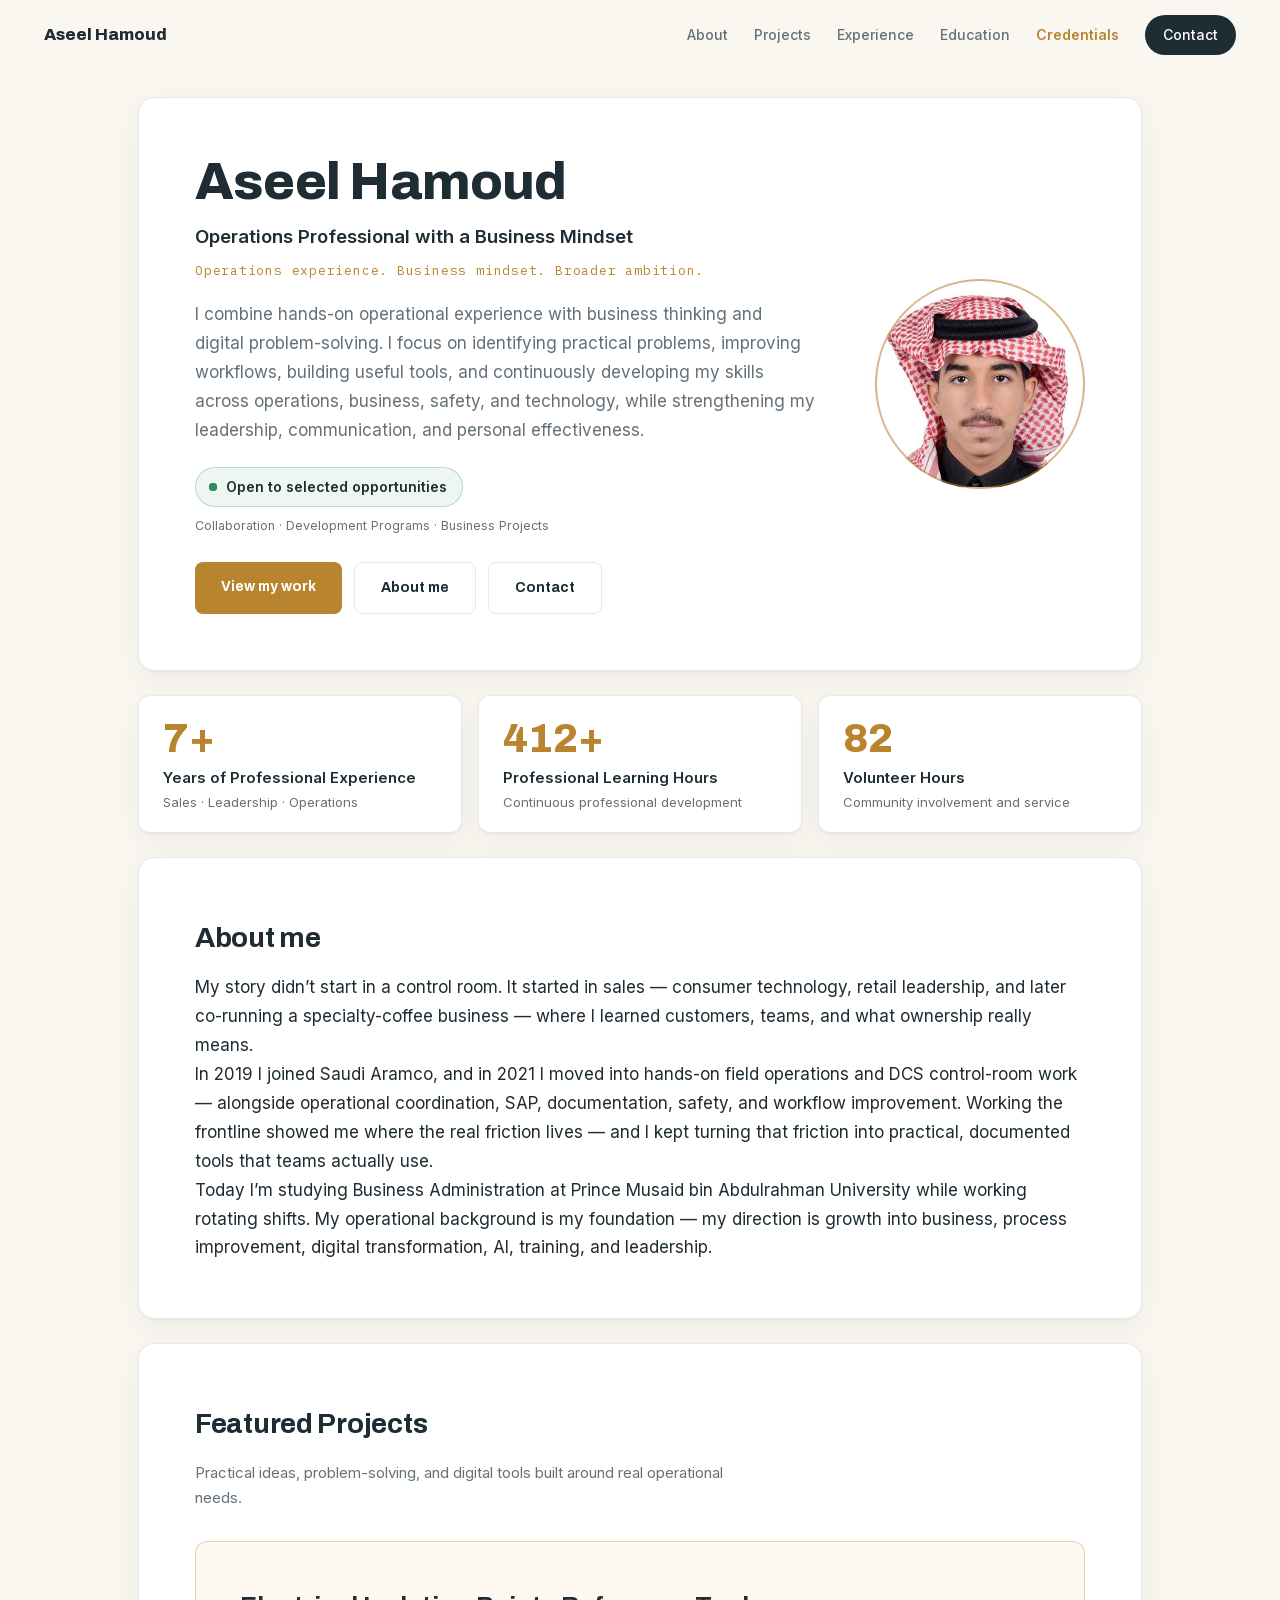
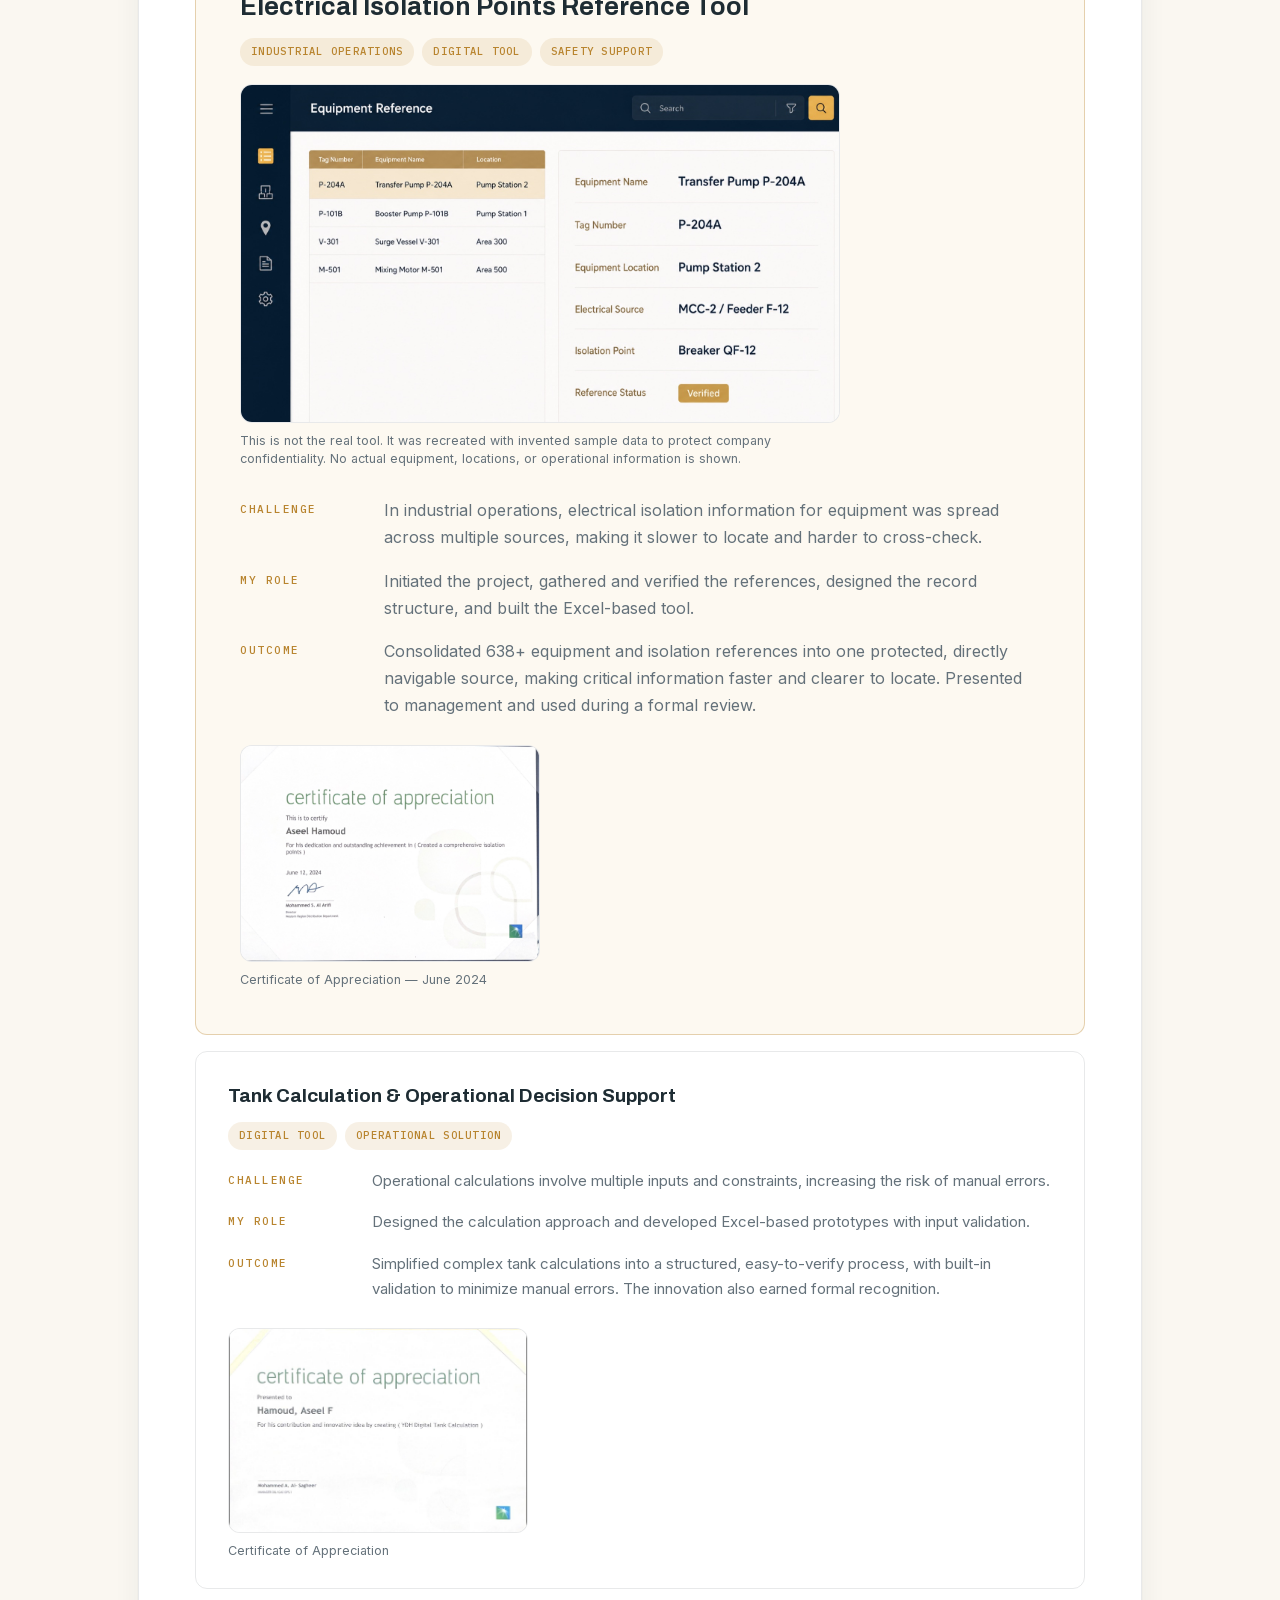
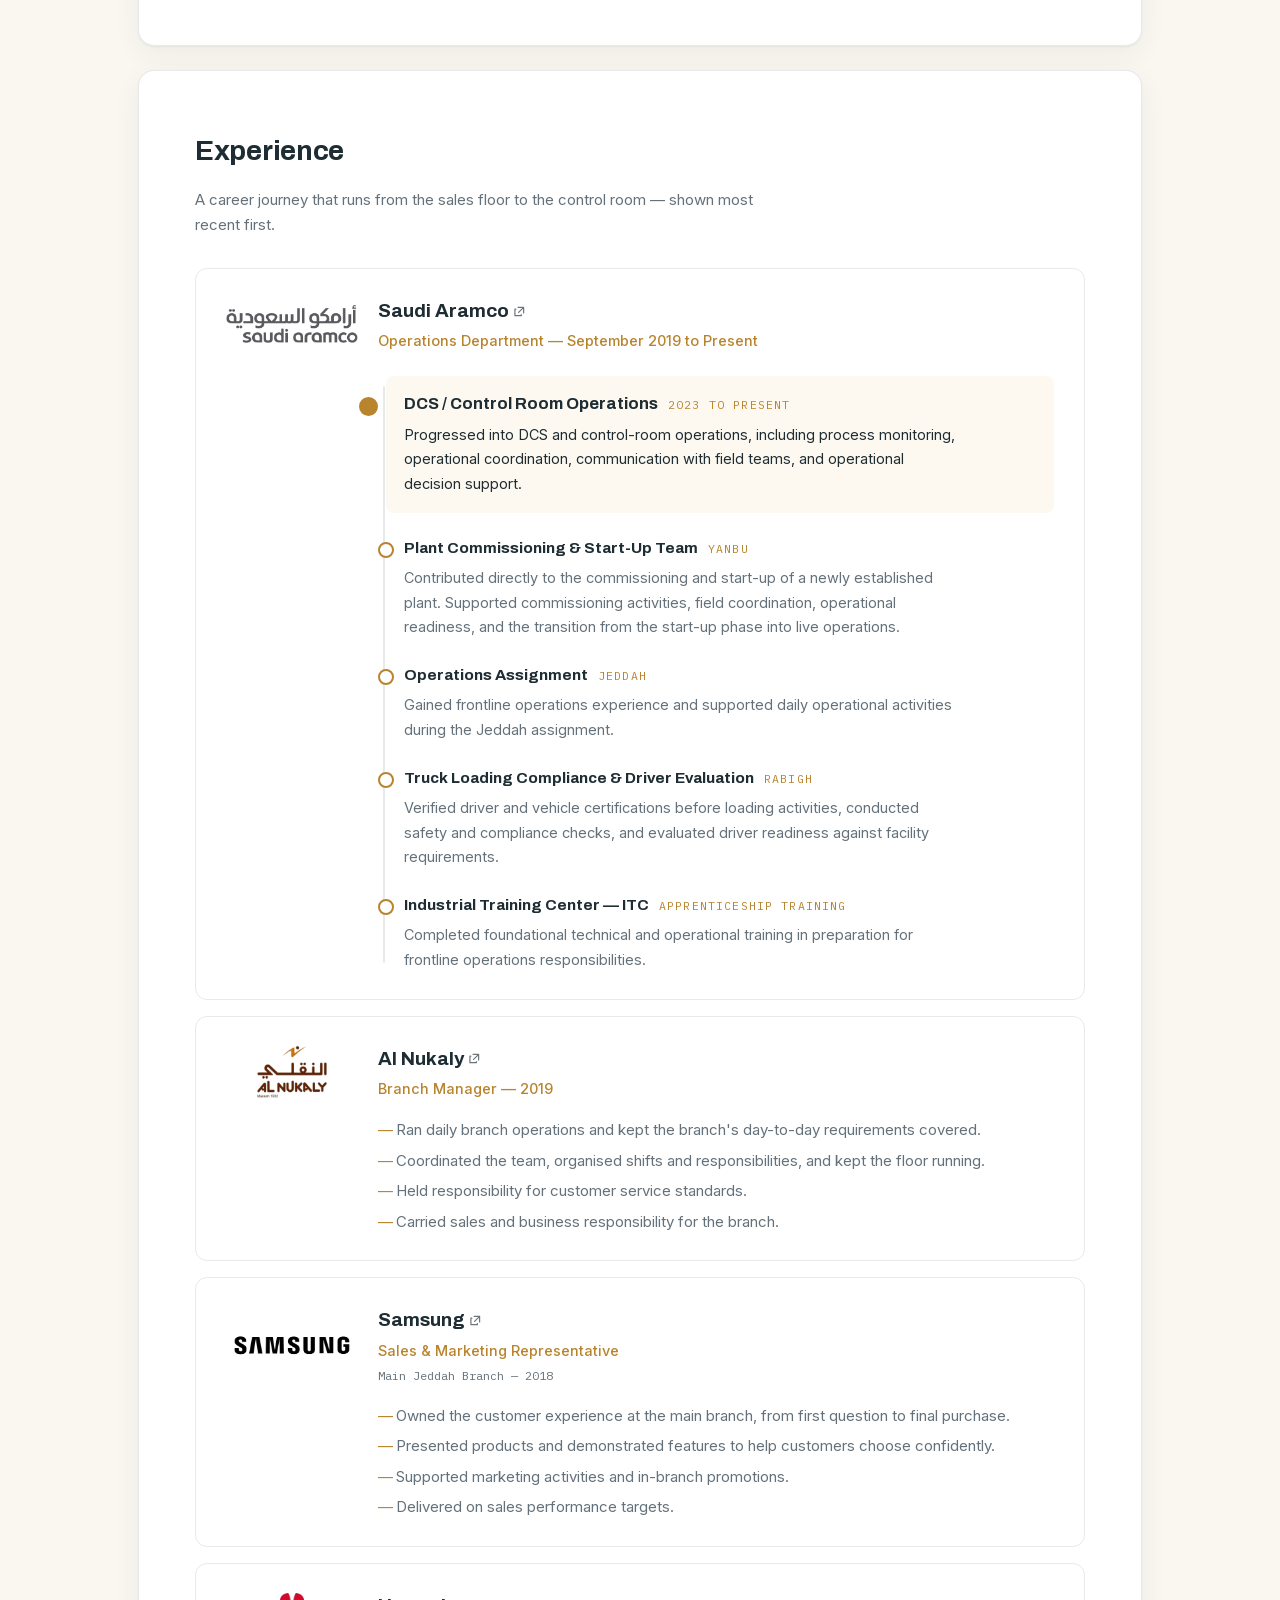
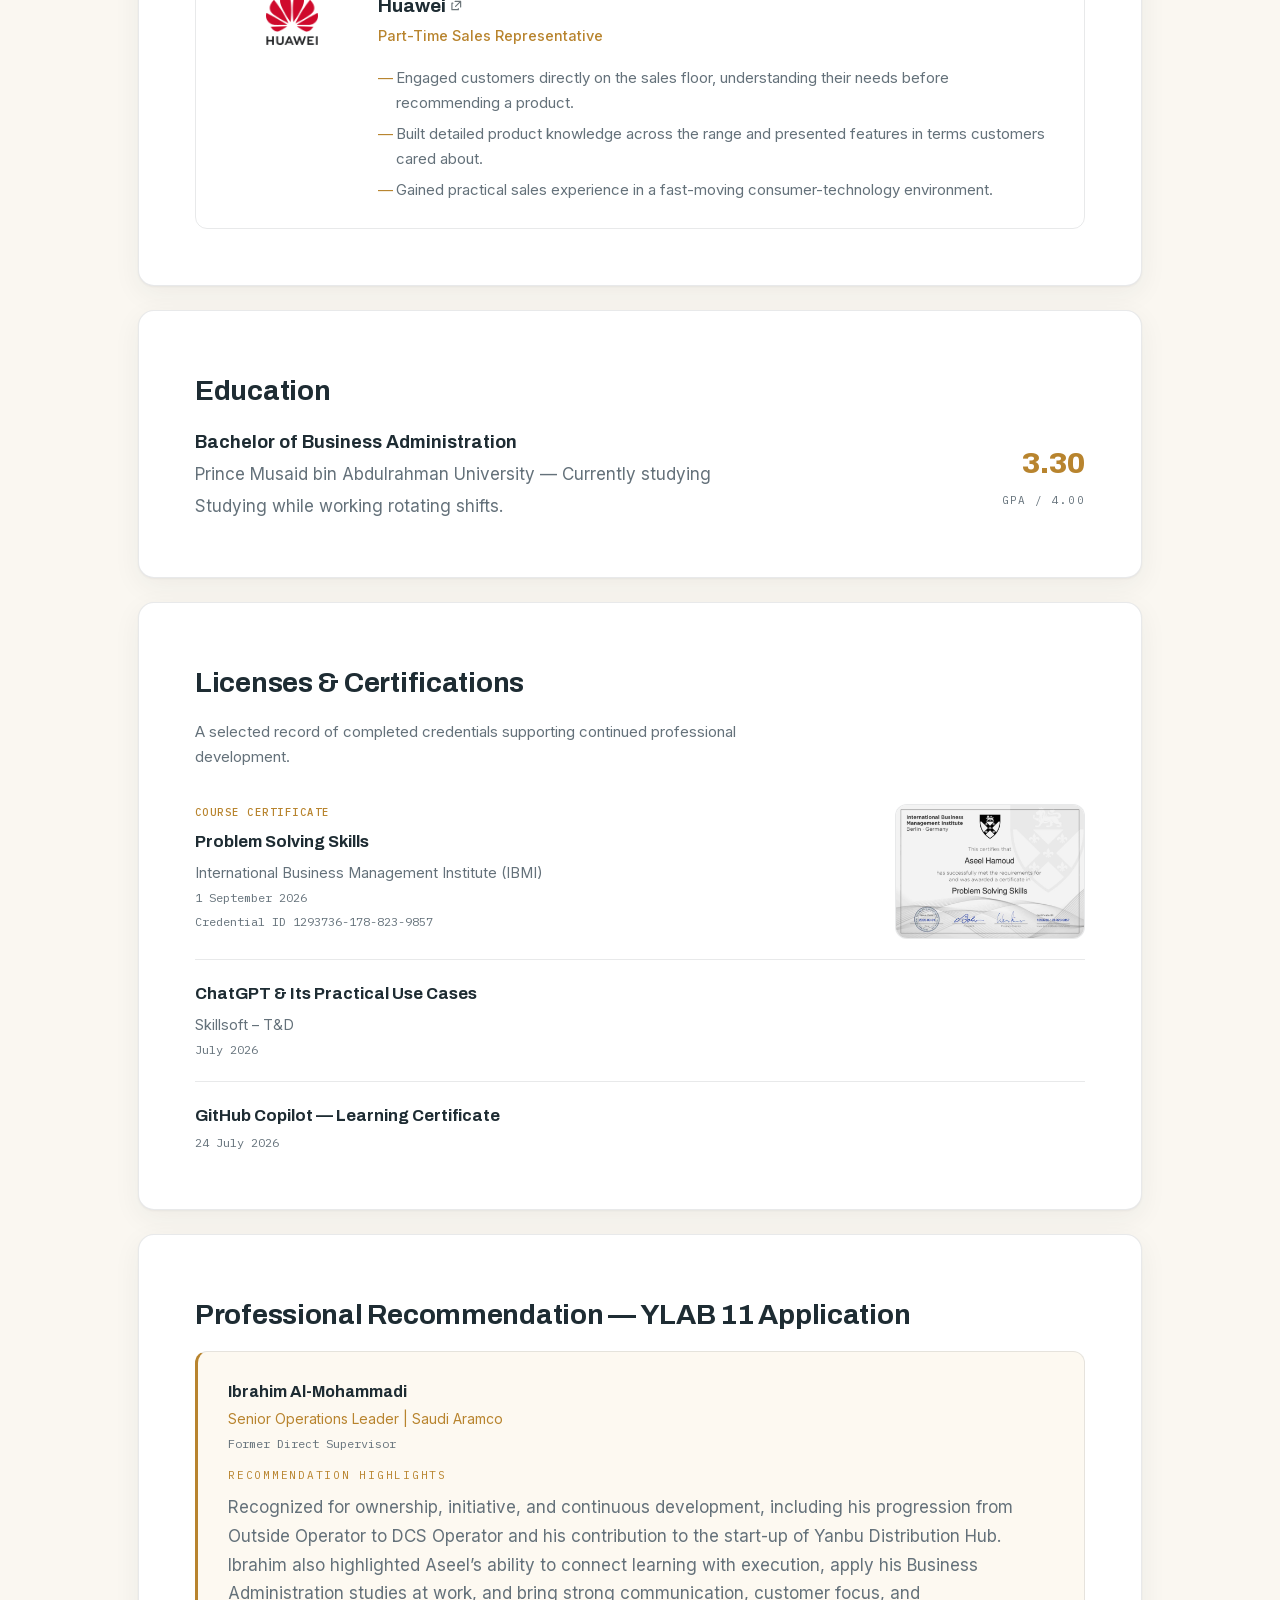
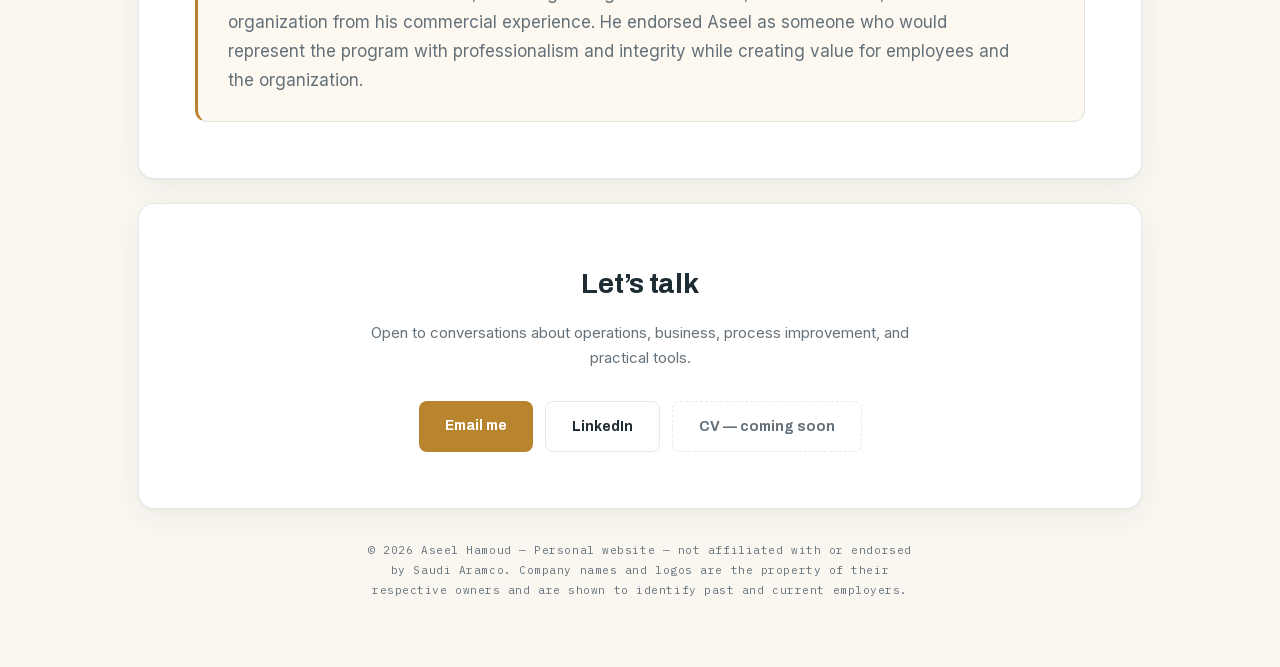
<file: index.html>
<!doctype html>
<!-- Trigger GitHub Pages rebuild -->
<html lang="en">
<head>
<meta charset="utf-8">
<meta name="viewport" content="width=device-width, initial-scale=1, viewport-fit=cover">
<title>Aseel Hamoud — Operations Professional with a Business Mindset</title>
<meta name="description" content="Aseel Hamoud combines hands-on operational experience with business thinking and digital problem-solving — building practical tools, improving workflows, and developing toward business, technology, and leadership roles.">

<!-- Social share card -->
<link rel="canonical" href="https://aseelhamoud.github.io/aseel-portfolio/">
<meta property="og:type" content="profile">
<meta property="og:site_name" content="Aseel Hamoud">
<meta property="og:locale" content="en_US">
<meta property="og:title" content="Aseel Hamoud — Operations Professional with a Business Mindset">
<meta property="og:description" content="Operations experience. Business mindset. Broader ambition.">
<meta property="og:url" content="https://aseelhamoud.github.io/aseel-portfolio/">
<meta property="og:image" content="https://aseelhamoud.github.io/aseel-portfolio/assets/og-card-2.png">
<meta property="og:image:width" content="1200">
<meta property="og:image:height" content="630">
<meta property="og:image:type" content="image/png">
<meta property="og:image:alt" content="Aseel Hamoud — Operations, Business and Process Improvement">
<meta name="twitter:card" content="summary_large_image">
<meta name="twitter:title" content="Aseel Hamoud — Operations Professional with a Business Mindset">
<meta name="twitter:image" content="https://aseelhamoud.github.io/aseel-portfolio/assets/og-card-2.png">

<link rel="icon" href="data:image/svg+xml,%3Csvg xmlns='http://www.w3.org/2000/svg' viewBox='0 0 64 64'%3E%3Crect width='64' height='64' rx='14' fill='%231e2c33'/%3E%3Ctext x='32' y='42' font-family='Arial,sans-serif' font-size='26' font-weight='700' fill='%23dca54a' text-anchor='middle'%3EAH%3C/text%3E%3C/svg%3E">

<!-- Self-hosted fonts (fast, no external dependency) -->
<link rel="preload" href="assets/fonts/inter-6.woff2" as="font" type="font/woff2" crossorigin>
<link rel="preload" href="assets/fonts/archivo-1.woff2" as="font" type="font/woff2" crossorigin>
<link rel="stylesheet" href="assets/fonts/fonts.css">
<link rel="stylesheet" href="assets/fonts/fonts-ar.css">
<link rel="stylesheet" href="styles.css?v=58">
</head>
<body>

<a class="skip-link" href="#about" data-i18n="labels.skipToContent">Skip to content</a>

<div class="progress" id="progress" aria-hidden="true"></div>

<nav class="top" id="topnav" aria-label="Main">
  <a class="brand" href="#top" id="brand">Aseel Hamoud</a>
  <div class="top-links">
    <a href="#about" data-i18n="nav.about">About</a>
    <a href="#projects" data-i18n="nav.projects">Projects</a>
    <a href="#experience" data-i18n="nav.experience">Experience</a>
    <a href="#education" data-i18n="nav.education">Education</a>
    <a href="#certifications" data-i18n="nav.certifications">Credentials</a>
    <a href="#skills" data-i18n="nav.skills">Skills</a>
    <a href="#contact" class="top-cta" data-i18n="nav.contact">Contact</a>
    <button class="lang-toggle" id="lang-toggle" type="button">العربية</button>
  </div>
</nav>

<main id="top">

  <!-- Hero -->
  <header class="panel hero" id="hero">
    <div class="hero-text">
      <h1 id="hero-name"></h1>
      <p class="headline" id="hero-headline"></p>
      <p class="tagline" id="hero-tagline"></p>
      <p class="intro" id="hero-intro"></p>
      <div class="availability" id="availability"></div>
      <div class="btns">
        <a class="btn solid" href="#projects" data-i18n="heroButtons.work">View my work</a>
        <a class="btn ghost" href="#about" data-i18n="heroButtons.about">About me</a>
        <a class="btn ghost" href="#contact" data-i18n="heroButtons.contact">Contact</a>
      </div>
    </div>
    <div class="portrait" id="hero-portrait" role="img" aria-label="Portrait of Aseel Hamoud"></div>
  </header>

  <!-- Professional statistics -->
  <section class="stats" id="stats" aria-label="Professional statistics"></section>

  <!-- About -->
  <section class="panel reveal" id="about">
    <h2 data-i18n="sections.about">About me</h2>
    <div class="about-body" id="about-body"></div>
  </section>

  <!-- Projects -->
  <section class="panel reveal" id="projects">
    <h2 data-i18n="sections.featuredProjects">Featured Projects</h2>
    <p class="section-sub" data-i18n="sections.projectsSub">Practical ideas, problem-solving, and digital tools built around real operational needs.</p>
    <div class="project-list" id="project-list"></div>
    <a class="btn ghost view-all" id="view-all" href="projects.html" data-i18n="sections.viewAll">View All Projects</a>
  </section>

  <!-- Experience -->
  <section class="panel reveal" id="experience">
    <h2 data-i18n="sections.experience">Experience</h2>
    <p class="section-sub" data-i18n="sections.experienceSub">A career journey that runs from the sales floor to the control room — shown most recent first.</p>
    <div class="career" id="career"></div>
  </section>

  <!-- Education — restored to its original standalone form. #edu-body is a
       plain wrapper so further degrees can be added as more .edu entries;
       with one entry the rendered markup is what it has always been. -->
  <section class="panel reveal" id="education">
    <h2 data-i18n="sections.education">Education</h2>
    <div id="edu-body"></div>
  </section>

  <!-- Licenses & Certifications — deliberately its own section: a degree and
       a credential are not the same claim. -->
  <section class="panel reveal" id="certifications">
    <h2 data-i18n="sections.certifications">Licenses &amp; Certifications</h2>
    <p class="section-sub" data-i18n="sections.certificationsSub">A selected record of completed credentials supporting continued professional development.</p>
    <ul class="creds" id="creds-list"></ul>
  </section>

  <!-- Skills -->
  <section class="panel reveal" id="skills">
    <h2 data-i18n="sections.skills">Skills &amp; tools</h2>
    <p class="section-sub" data-i18n="sections.skillsSub">Presented honestly — no invented proficiency scores.</p>
    <div class="skills-grid" id="skills-grid"></div>
  </section>

  <!-- Recommendation -->
  <section class="panel reveal" id="recommendation">
    <h2 id="rec-heading"></h2>
    <div id="rec-body"></div>
  </section>

  <!-- Contact -->
  <section class="panel contact reveal" id="contact">
    <h2 data-i18n="sections.contact">Let’s talk</h2>
    <p class="section-sub" data-i18n="sections.contactSub">Open to conversations about operations, business, process improvement, and practical tools.</p>
    <div class="contact-links" id="contact-links"></div>
  </section>

  <footer class="foot">
    <p id="foot-line"></p>
  </footer>

</main>

<script src="content.js?v=58"></script>
<script src="content-ar.js?v=58"></script>
<script src="script.js?v=58"></script>
<noscript><p style="padding:2rem;font-family:sans-serif">This site needs JavaScript to display its content. — Aseel Hamoud, Operations Professional. Contact: bnhamoud22@gmail.com</p></noscript>
</body>
</html>
</file>
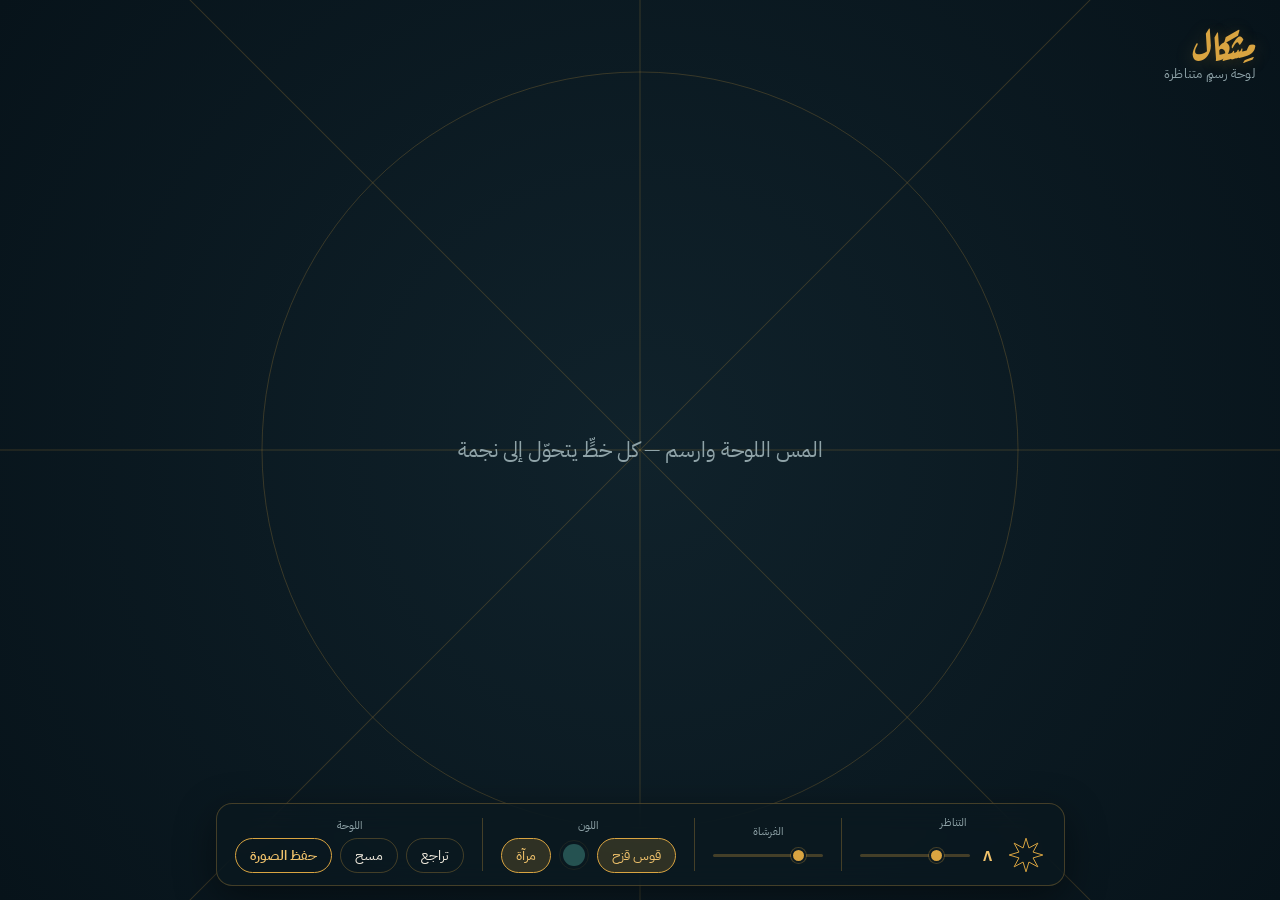
<file: mishkal/index.html>
<!doctype html>
<html lang="ar" dir="rtl">
<head>
<meta charset="utf-8">
<meta name="viewport" content="width=device-width, initial-scale=1, viewport-fit=cover">
<title>مِشكال — لوحة رسم متناظرة</title>
<link rel="preconnect" href="https://fonts.googleapis.com">
<link rel="preconnect" href="https://fonts.gstatic.com" crossorigin>
<link href="https://fonts.googleapis.com/css2?family=Aref+Ruqaa:wght@700&family=IBM+Plex+Sans+Arabic:wght@400;500;600&display=swap" rel="stylesheet">
<style>
  :root {
    --night:   #0c1a21;   /* قيشاني ليلي */
    --night-2: #071016;
    --brass:   #d9a441;   /* نحاسي */
    --brass-2: #f0c26b;
    --parch:   #f2ecdf;   /* رَقّ */
    --muted:   #8fa3a8;
    --glass:   rgba(10, 24, 31, .72);
    --line:    rgba(217, 164, 65, .28);
  }
  * { margin: 0; padding: 0; box-sizing: border-box; }
  html, body { height: 100%; overflow: hidden; }
  body {
    background: var(--night-2);
    color: var(--parch);
    font-family: "IBM Plex Sans Arabic", "Tajawal", -apple-system, "Geeza Pro", sans-serif;
    -webkit-font-smoothing: antialiased;
  }

  canvas.layer { position: fixed; inset: 0; width: 100%; height: 100%; display: block; }
  #art   { touch-action: none; cursor: crosshair; }
  #guide { pointer-events: none; opacity: 0; transition: opacity .6s ease; }

  /* ــــ العنوان ــــ */
  header {
    position: fixed; top: 18px; inset-inline-start: 24px;
    pointer-events: none; user-select: none; z-index: 3;
  }
  header h1 {
    font-family: "Aref Ruqaa", "Geeza Pro", serif;
    font-size: clamp(1.9rem, 4vw, 2.6rem);
    font-weight: 700; line-height: 1.1;
    color: var(--brass);
    text-shadow: 0 2px 18px rgba(217, 164, 65, .25);
  }
  header p { font-size: .8rem; color: var(--muted); letter-spacing: .02em; }

  /* ــــ التلميح الأول ــــ */
  #hint {
    position: fixed; inset: 0; display: grid; place-items: center;
    pointer-events: none; z-index: 2;
    transition: opacity 1s ease; color: var(--muted);
    font-size: clamp(1rem, 2.5vw, 1.3rem);
  }
  #hint.gone { opacity: 0; }
  @media (prefers-reduced-motion: no-preference) {
    #hint span { animation: breathe 3s ease-in-out infinite; display: inline-block; }
    @keyframes breathe { 50% { opacity: .45; } }
  }

  /* ــــ شريط الأدوات النحاسي ــــ */
  #bar {
    position: fixed; bottom: max(14px, env(safe-area-inset-bottom)); inset-inline: 0;
    display: flex; justify-content: center; z-index: 4; pointer-events: none;
  }
  #bar > .rail {
    pointer-events: auto;
    display: flex; align-items: center; gap: 18px; flex-wrap: wrap; justify-content: center;
    background: var(--glass);
    -webkit-backdrop-filter: blur(14px); backdrop-filter: blur(14px);
    border: 1px solid var(--line);
    border-radius: 16px;
    padding: 10px 18px;
    max-width: min(92vw, 880px);
    box-shadow: 0 12px 40px rgba(0,0,0,.45);
  }
  .group { display: flex; flex-direction: column; align-items: center; gap: 4px; }
  .group > .cap { font-size: .68rem; color: var(--muted); }
  .row { display: flex; align-items: center; gap: 8px; }

  /* شارة النجمة */
  #star { width: 40px; height: 40px; flex: none; }
  #symCount {
    min-width: 2ch; text-align: center; color: var(--brass-2);
    font-weight: 600; font-size: 1.05rem; font-feature-settings: normal;
  }

  input[type="range"] {
    appearance: none; -webkit-appearance: none;
    width: 110px; height: 22px; background: transparent; cursor: pointer;
  }
  input[type="range"]::-webkit-slider-runnable-track {
    height: 3px; border-radius: 2px; background: var(--line);
  }
  input[type="range"]::-webkit-slider-thumb {
    -webkit-appearance: none; width: 15px; height: 15px; border-radius: 50%;
    background: var(--brass); margin-top: -6px;
    border: 2px solid var(--night); box-shadow: 0 0 0 1px var(--line);
  }
  input[type="range"]::-moz-range-track { height: 3px; border-radius: 2px; background: var(--line); }
  input[type="range"]::-moz-range-thumb {
    width: 12px; height: 12px; border-radius: 50%; background: var(--brass);
    border: 2px solid var(--night);
  }

  /* أزرار وأقراص */
  button, .pill {
    font: inherit; font-size: .85rem; color: var(--parch);
    background: transparent; border: 1px solid var(--line);
    border-radius: 999px; padding: 6px 14px; cursor: pointer;
    transition: background .15s ease, color .15s ease, border-color .15s ease;
    user-select: none;
  }
  button:hover { background: rgba(217, 164, 65, .12); border-color: var(--brass); }
  button:active { transform: translateY(1px); }
  :is(button, input, .pill):focus-visible {
    outline: 2px solid var(--brass-2); outline-offset: 2px;
  }
  .pill { display: inline-flex; align-items: center; gap: 6px; }
  .pill input { position: absolute; opacity: 0; pointer-events: none; }
  .pill[data-on="true"] {
    background: rgba(217, 164, 65, .18); border-color: var(--brass); color: var(--brass-2);
  }
  #saveBtn { border-color: var(--brass); color: var(--brass-2); font-weight: 600; }

  input[type="color"] {
    appearance: none; -webkit-appearance: none;
    width: 30px; height: 30px; border: 1px solid var(--line); border-radius: 50%;
    background: none; padding: 0; cursor: pointer;
  }
  input[type="color"]::-webkit-color-swatch-wrapper { padding: 3px; }
  input[type="color"]::-webkit-color-swatch { border: none; border-radius: 50%; }
  input[type="color"]:disabled { opacity: .3; cursor: not-allowed; }

  .sep { width: 1px; align-self: stretch; background: var(--line); margin-block: 4px; }

  /* ــــ إشعار ــــ */
  #toast {
    position: fixed; bottom: 96px; inset-inline: 0; display: flex; justify-content: center;
    pointer-events: none; z-index: 5;
  }
  #toast span {
    background: var(--glass); border: 1px solid var(--line); color: var(--brass-2);
    padding: 8px 20px; border-radius: 999px; font-size: .85rem;
    opacity: 0; transform: translateY(6px);
    transition: opacity .3s ease, transform .3s ease;
    -webkit-backdrop-filter: blur(10px); backdrop-filter: blur(10px);
  }
  #toast.show span { opacity: 1; transform: none; }

  @media (max-width: 640px) {
    #bar > .rail { gap: 12px; padding: 8px 12px; }
    input[type="range"] { width: 84px; }
    header { inset-inline-start: 16px; }
  }
  @media (prefers-reduced-motion: reduce) {
    * { transition-duration: .01ms !important; animation: none !important; }
  }
</style>
</head>
<body>

<canvas id="art" class="layer"></canvas>
<canvas id="guide" class="layer"></canvas>

<header>
  <h1>مِشكال</h1>
  <p>لوحة رسمٍ متناظرة</p>
</header>

<div id="hint"><span>المس اللوحة وارسم — كل خطٍّ يتحوّل إلى نجمة</span></div>

<div id="bar">
  <div class="rail">

    <div class="group">
      <span class="cap" id="symCap">التناظر</span>
      <div class="row">
        <svg id="star" viewBox="-50 -50 100 100" aria-hidden="true"></svg>
        <span id="symCount" aria-live="polite">٨</span>
        <input type="range" id="sym" min="2" max="24" step="1" value="8" aria-labelledby="symCap">
      </div>
    </div>

    <div class="sep" aria-hidden="true"></div>

    <div class="group">
      <span class="cap" id="brushCap">الفرشاة</span>
      <div class="row">
        <input type="range" id="brush" min="2" max="30" step="1" value="7" aria-labelledby="brushCap">
      </div>
    </div>

    <div class="sep" aria-hidden="true"></div>

    <div class="group">
      <span class="cap">اللون</span>
      <div class="row">
        <label class="pill" id="rainbowPill" data-on="true">
          <input type="checkbox" id="rainbow" checked>
          قوس قزح
        </label>
        <input type="color" id="color" value="#63d8c7" disabled aria-label="لون ثابت">
        <label class="pill" id="mirrorPill" data-on="true">
          <input type="checkbox" id="mirror" checked>
          مرآة
        </label>
      </div>
    </div>

    <div class="sep" aria-hidden="true"></div>

    <div class="group">
      <span class="cap">اللوحة</span>
      <div class="row">
        <button id="undoBtn">تراجع</button>
        <button id="clearBtn">مسح</button>
        <button id="saveBtn">حفظ الصورة</button>
      </div>
    </div>

  </div>
</div>

<div id="toast" role="status" aria-live="polite"><span></span></div>

<script>
"use strict";

const art   = document.getElementById("art");
const guide = document.getElementById("guide");
const ctx   = art.getContext("2d");
const gtx   = guide.getContext("2d");

const ui = {
  sym:     document.getElementById("sym"),
  symCount:document.getElementById("symCount"),
  star:    document.getElementById("star"),
  brush:   document.getElementById("brush"),
  rainbow: document.getElementById("rainbow"),
  rainbowPill: document.getElementById("rainbowPill"),
  color:   document.getElementById("color"),
  mirror:  document.getElementById("mirror"),
  mirrorPill: document.getElementById("mirrorPill"),
  undo:    document.getElementById("undoBtn"),
  clear:   document.getElementById("clearBtn"),
  save:    document.getElementById("saveBtn"),
  hint:    document.getElementById("hint"),
  toast:   document.getElementById("toast"),
};

const arDigits = n => n.toLocaleString("ar-EG");

let cssW = 0, cssH = 0;
let sym = +ui.sym.value;
let hue = Math.random() * 360;

/* ــــ تجهيز اللوحة ــــ */

function dpr() { return Math.min(window.devicePixelRatio || 1, 3); }

function paintBg() {
  const r = Math.hypot(cssW, cssH) / 2;
  const g = ctx.createRadialGradient(cssW/2, cssH/2, 0, cssW/2, cssH/2, r);
  g.addColorStop(0, "#10222b");
  g.addColorStop(1, "#07131a");
  ctx.save();
  ctx.globalCompositeOperation = "source-over";
  ctx.fillStyle = g;
  ctx.fillRect(0, 0, cssW, cssH);
  ctx.restore();
}

function resize() {
  const w = window.innerWidth, h = window.innerHeight, d = dpr();
  let old = null, ow = cssW, oh = cssH;
  if (art.width > 0) {
    old = document.createElement("canvas");
    old.width = art.width; old.height = art.height;
    old.getContext("2d").drawImage(art, 0, 0);
  }
  for (const [c, x] of [[art, ctx], [guide, gtx]]) {
    c.width = w * d; c.height = h * d;
    x.setTransform(d, 0, 0, d, 0, 0);
  }
  cssW = w; cssH = h;
  paintBg();
  if (old) ctx.drawImage(old, (w - ow) / 2, (h - oh) / 2, ow, oh);
  drawGuide();
}
window.addEventListener("resize", resize);

/* ــــ الرسم المتناظر ــــ */

function strokeColor() {
  return ui.rainbow.checked ? `hsl(${hue} 85% 62%)` : ui.color.value;
}

function segment(x0, y0, x1, y1, width) {
  const cx = cssW / 2, cy = cssH / 2;
  ctx.save();
  ctx.globalCompositeOperation = "lighter";
  ctx.strokeStyle = strokeColor();
  ctx.lineWidth = width;
  ctx.lineCap = "round";
  ctx.lineJoin = "round";
  ctx.translate(cx, cy);
  const ax0 = x0 - cx, ay0 = y0 - cy, ax1 = x1 - cx, ay1 = y1 - cy;
  for (let i = 0; i < sym; i++) {
    ctx.save();
    ctx.rotate((i * 2 * Math.PI) / sym);
    ctx.beginPath(); ctx.moveTo(ax0, ay0); ctx.lineTo(ax1, ay1); ctx.stroke();
    if (ui.mirror.checked) {
      ctx.scale(1, -1);
      ctx.beginPath(); ctx.moveTo(ax0, ay0); ctx.lineTo(ax1, ay1); ctx.stroke();
    }
    ctx.restore();
  }
  ctx.restore();
}

let drawing = false, px = 0, py = 0;

art.addEventListener("pointerdown", e => {
  if (e.button !== 0 && e.pointerType === "mouse") return;
  art.setPointerCapture(e.pointerId);
  drawing = true;
  px = e.clientX; py = e.clientY;
  pushUndo();
  ui.hint.classList.add("gone");
  segment(px, py, px, py, brushWidth(e));
});

art.addEventListener("pointermove", e => {
  if (!drawing) return;
  const events = e.getCoalescedEvents?.() ?? [];
  for (const ev of events.length ? events : [e]) {
    const x = ev.clientX, y = ev.clientY;
    const dist = Math.hypot(x - px, y - py);
    if (dist < 1) continue;
    if (ui.rainbow.checked) hue = (hue + dist * 0.35) % 360;
    segment(px, py, x, y, brushWidth(ev));
    px = x; py = y;
  }
});

const stopDrawing = () => { drawing = false; };
art.addEventListener("pointerup", stopDrawing);
art.addEventListener("pointercancel", stopDrawing);

function brushWidth(e) {
  const base = +ui.brush.value;
  const p = e.pressure && e.pressure !== 0.5 ? 0.35 + e.pressure * 1.3 : 1;
  return base * p;
}

/* ــــ خطوط البناء (تظهر عند تغيير التناظر) ــــ */

let guideTimer = 0;
function drawGuide() {
  gtx.clearRect(0, 0, cssW, cssH);
  const cx = cssW / 2, cy = cssH / 2;
  const r = Math.hypot(cssW, cssH) / 2;
  gtx.save();
  gtx.translate(cx, cy);
  gtx.strokeStyle = "rgba(217, 164, 65, .22)";
  gtx.lineWidth = 1;
  for (let i = 0; i < sym; i++) {
    gtx.save();
    gtx.rotate((i * 2 * Math.PI) / sym);
    gtx.beginPath(); gtx.moveTo(0, 0); gtx.lineTo(r, 0); gtx.stroke();
    gtx.restore();
  }
  gtx.beginPath();
  gtx.arc(0, 0, Math.min(cssW, cssH) * 0.42, 0, 2 * Math.PI);
  gtx.stroke();
  gtx.restore();
}

function flashGuide(ms = 1200) {
  drawGuide();
  guide.style.opacity = "1";
  clearTimeout(guideTimer);
  guideTimer = setTimeout(() => { guide.style.opacity = "0"; }, ms);
}

/* ــــ شارة النجمة ــــ */

function drawStar() {
  const n = sym, R = 42, r = 19;
  let d = "";
  for (let i = 0; i < n * 2; i++) {
    const rad = i % 2 === 0 ? R : r;
    const a = (i * Math.PI) / n - Math.PI / 2;
    d += (i ? "L" : "M") + (rad * Math.cos(a)).toFixed(1) + " " + (rad * Math.sin(a)).toFixed(1);
  }
  ui.star.innerHTML =
    `<path d="${d}Z" fill="none" stroke="#d9a441" stroke-width="2.5" stroke-linejoin="round"/>`;
}

/* ــــ التراجع والمسح والحفظ ــــ */

const undoStack = [];
function pushUndo() {
  const snap = document.createElement("canvas");
  snap.width = art.width; snap.height = art.height;
  snap.getContext("2d").drawImage(art, 0, 0);
  undoStack.push({ c: snap, w: cssW, h: cssH });
  if (undoStack.length > 12) undoStack.shift();
}

ui.undo.addEventListener("click", () => {
  const s = undoStack.pop();
  if (!s) { toast("لا شيء للتراجع عنه"); return; }
  paintBg();
  ctx.drawImage(s.c, (cssW - s.w) / 2, (cssH - s.h) / 2, s.w, s.h);
});

ui.clear.addEventListener("click", () => {
  pushUndo();
  paintBg();
  toast("لوحة جديدة — والتراجع يُعيد رسمتك");
});

ui.save.addEventListener("click", () => {
  art.toBlob(blob => {
    const a = document.createElement("a");
    a.href = URL.createObjectURL(blob);
    a.download = "مشكال.png";
    a.click();
    URL.revokeObjectURL(a.href);
    toast("حُفظت الصورة");
  }, "image/png");
});

window.addEventListener("keydown", e => {
  if ((e.metaKey || e.ctrlKey) && e.key.toLowerCase() === "z") {
    e.preventDefault();
    ui.undo.click();
  }
});

/* ــــ عناصر التحكم ــــ */

ui.sym.addEventListener("input", () => {
  sym = +ui.sym.value;
  ui.symCount.textContent = arDigits(sym);
  drawStar();
  flashGuide();
});

ui.rainbow.addEventListener("change", () => {
  ui.color.disabled = ui.rainbow.checked;
  ui.rainbowPill.dataset.on = ui.rainbow.checked;
});
ui.mirror.addEventListener("change", () => {
  ui.mirrorPill.dataset.on = ui.mirror.checked;
});
ui.color.addEventListener("input", () => {
  if (ui.rainbow.checked) { ui.rainbow.checked = false; ui.rainbow.dispatchEvent(new Event("change")); }
});

let toastTimer = 0;
function toast(msg) {
  ui.toast.querySelector("span").textContent = msg;
  ui.toast.classList.add("show");
  clearTimeout(toastTimer);
  toastTimer = setTimeout(() => ui.toast.classList.remove("show"), 2200);
}

/* ــــ البداية ــــ */
resize();
drawStar();
ui.symCount.textContent = arDigits(sym);
flashGuide(2200);
</script>
</body>
</html>
</file>
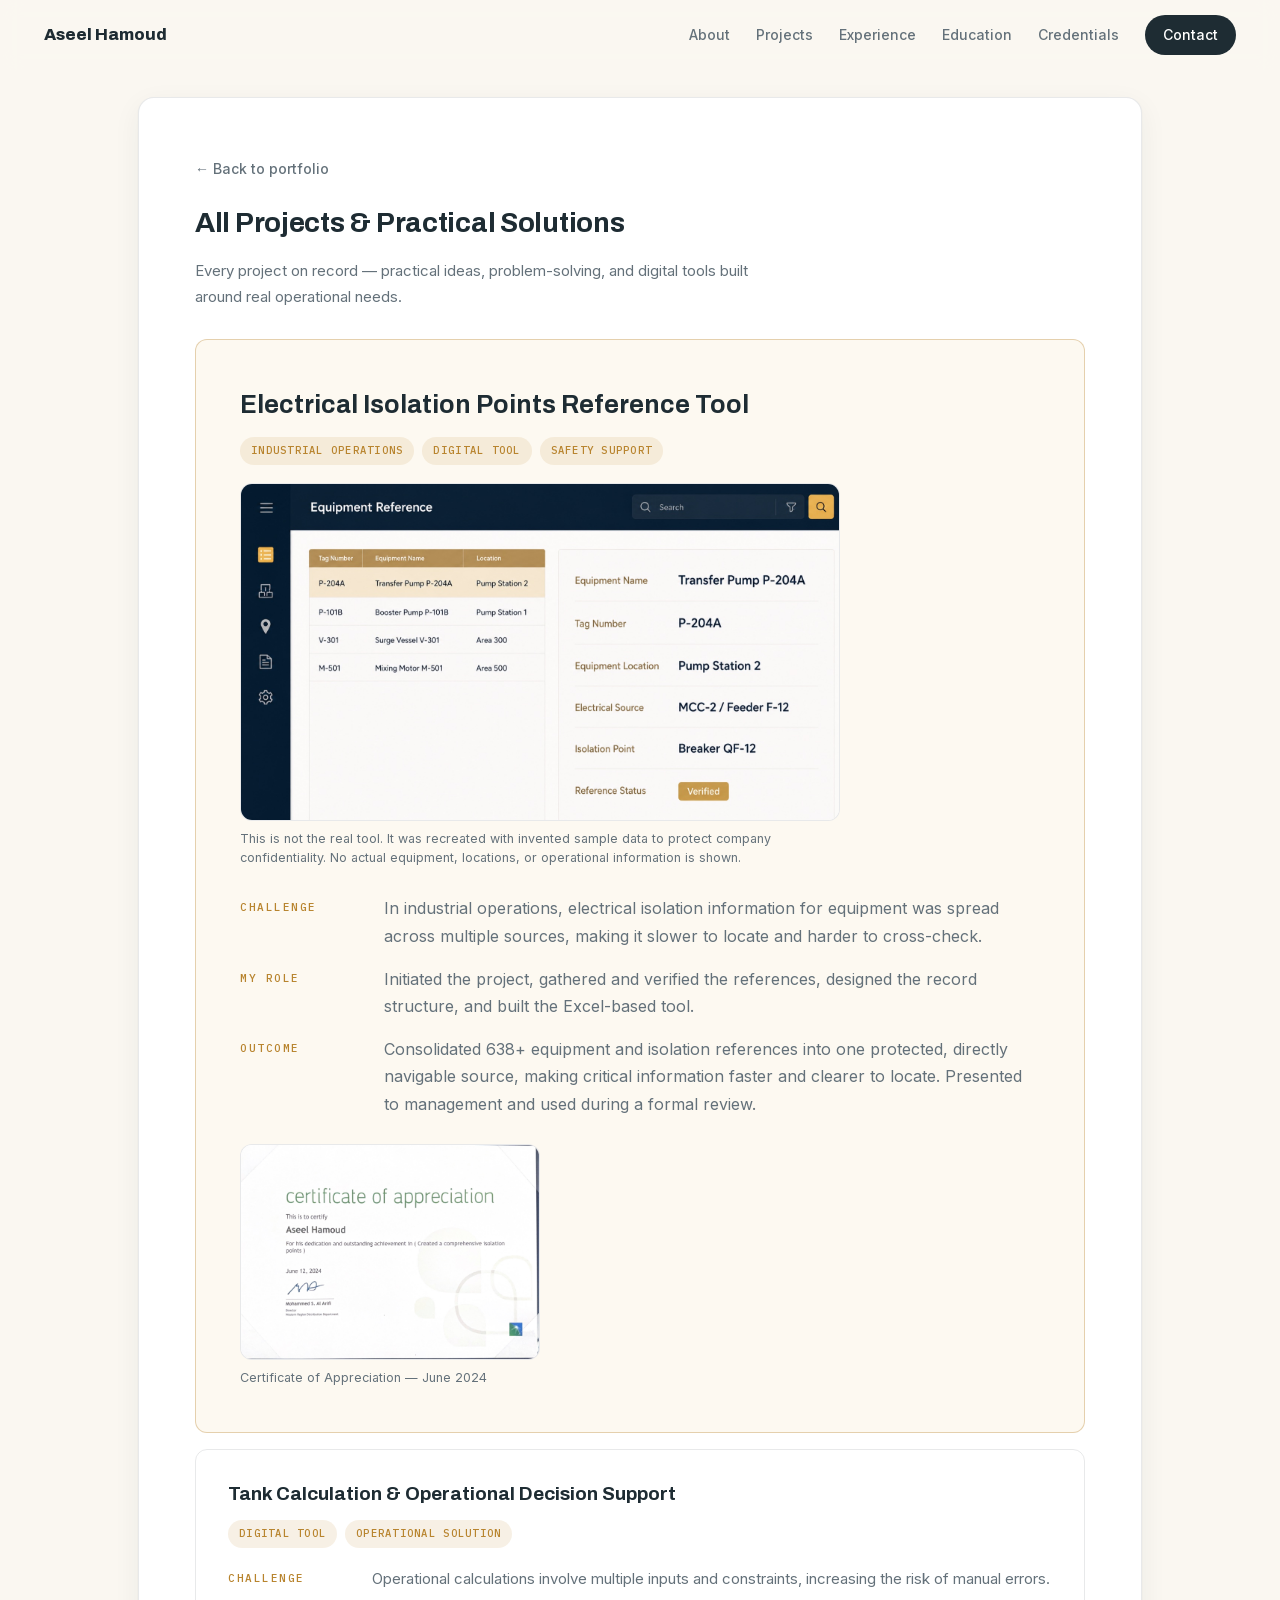
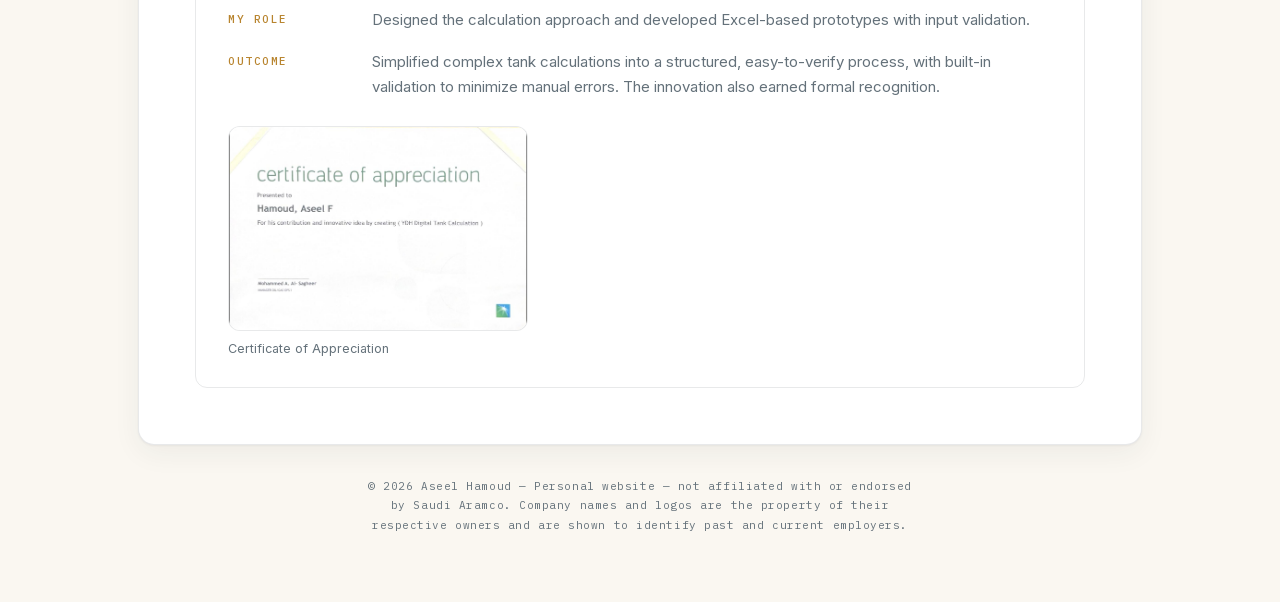
<file: projects.html>
<!doctype html>
<html lang="en">
<head>
<meta charset="utf-8">
<meta name="viewport" content="width=device-width, initial-scale=1, viewport-fit=cover">
<title>All Projects — Aseel Hamoud</title>
<meta name="description" content="Every project and practical solution built by Aseel Hamoud — operational tools, process improvements, and digital solutions.">
<meta name="robots" content="index, follow">

<link rel="canonical" href="https://aseelhamoud.github.io/aseel-portfolio/projects.html">
<meta property="og:type" content="website">
<meta property="og:site_name" content="Aseel Hamoud">
<meta property="og:title" content="All Projects — Aseel Hamoud">
<meta property="og:description" content="Every project on record — practical ideas, problem-solving, and digital tools built around real operational needs.">
<meta property="og:url" content="https://aseelhamoud.github.io/aseel-portfolio/projects.html">
<meta property="og:image" content="https://aseelhamoud.github.io/aseel-portfolio/assets/og-card-2.png">
<meta property="og:image:width" content="1200">
<meta property="og:image:height" content="630">
<meta property="og:image:type" content="image/png">
<meta name="twitter:card" content="summary_large_image">
<meta name="twitter:image" content="https://aseelhamoud.github.io/aseel-portfolio/assets/og-card-2.png">

<link rel="icon" href="data:image/svg+xml,%3Csvg xmlns='http://www.w3.org/2000/svg' viewBox='0 0 64 64'%3E%3Crect width='64' height='64' rx='14' fill='%231e2c33'/%3E%3Ctext x='32' y='42' font-family='Arial,sans-serif' font-size='26' font-weight='700' fill='%23dca54a' text-anchor='middle'%3EAH%3C/text%3E%3C/svg%3E">

<link rel="preload" href="assets/fonts/inter-6.woff2" as="font" type="font/woff2" crossorigin>
<link rel="preload" href="assets/fonts/archivo-1.woff2" as="font" type="font/woff2" crossorigin>
<link rel="stylesheet" href="assets/fonts/fonts.css">
<link rel="stylesheet" href="assets/fonts/fonts-ar.css">
<link rel="stylesheet" href="styles.css?v=58">
</head>
<body>

<a class="skip-link" href="#all" data-i18n="labels.skipToContent">Skip to content</a>

<div class="progress" id="progress" aria-hidden="true"></div>

<nav class="top" id="topnav" aria-label="Main">
  <a class="brand" href="index.html" id="brand">Aseel Hamoud</a>
  <div class="top-links">
    <a href="index.html#about" data-i18n="nav.about">About</a>
    <a href="index.html#projects" data-i18n="nav.projects">Projects</a>
    <a href="index.html#experience" data-i18n="nav.experience">Experience</a>
    <a href="index.html#education" data-i18n="nav.education">Education</a>
    <a href="index.html#certifications" data-i18n="nav.certifications">Credentials</a>
    <a href="index.html#contact" class="top-cta" data-i18n="nav.contact">Contact</a>
    <button class="lang-toggle" id="lang-toggle" type="button">العربية</button>
  </div>
</nav>

<main id="top">

  <section class="panel" id="all">
    <a class="back-link" href="index.html#projects" data-i18n="sections.backToPortfolio">← Back to portfolio</a>
    <h2 data-i18n="sections.allProjects">All Projects &amp; Practical Solutions</h2>
    <p class="section-sub" data-i18n="sections.allProjectsSub">Every project on record — practical ideas, problem-solving, and digital tools built around real operational needs.</p>
    <div class="project-list" id="all-projects"></div>
  </section>

  <footer class="foot">
    <p id="foot-line"></p>
  </footer>

</main>

<script src="content.js?v=58"></script>
<script src="content-ar.js?v=58"></script>
<script src="script.js?v=58"></script>
<noscript><p style="padding:2rem;font-family:sans-serif">This page needs JavaScript to display its content. — Aseel Hamoud. Contact: bnhamoud22@gmail.com</p></noscript>
</body>
</html>
</file>
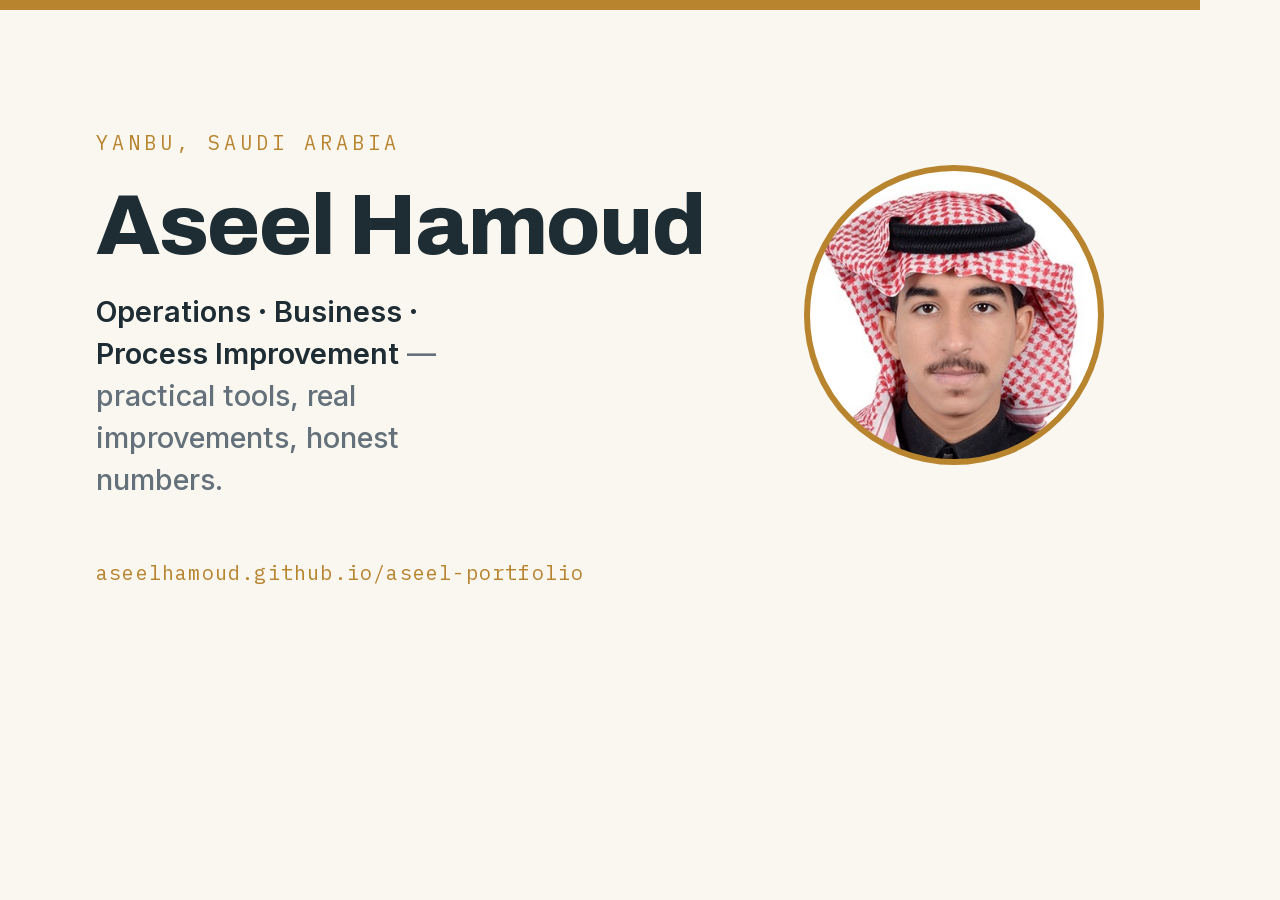
<file: tools/og-card.html>
<!doctype html>
<!-- Source for assets/og-card.png (the social share image).
     Regenerate after changing the photo or headline:
       chrome --headless=new --window-size=1200,630 \
         --screenshot=assets/og-card-2.png tools/og-card.html
     Run it from the project root with a local server so the paths resolve. -->
<html lang="en">
<head>
<meta charset="utf-8">
<link rel="stylesheet" href="../assets/fonts/fonts.css">
<style>
  * { margin: 0; padding: 0; box-sizing: border-box; }
  body {
    width: 1200px; height: 630px; overflow: hidden;
    background: #faf7f1;
    font-family: "Inter", sans-serif; color: #1e2c33;
    display: flex; align-items: center;
    position: relative;
  }
  .bar { position: absolute; top: 0; left: 0; right: 0; height: 10px; background: #b8842e; }
  .wrap { padding: 0 96px; display: flex; justify-content: space-between; align-items: center; width: 100%; gap: 64px; }
  .kicker {
    font-family: "IBM Plex Mono", monospace; font-size: 20px; letter-spacing: .2em;
    text-transform: uppercase; color: #b8842e; margin-bottom: 26px;
  }
  h1 { font-family: "Archivo", sans-serif; font-weight: 800; font-size: 86px; letter-spacing: -.015em; line-height: 1.02; margin-bottom: 22px; }
  .line { font-size: 29px; font-weight: 500; color: #64717a; max-width: 20ch; line-height: 1.45; }
  .line b { color: #1e2c33; font-weight: 600; }
  .url {
    position: absolute; bottom: 44px; left: 96px;
    font-family: "IBM Plex Mono", monospace; font-size: 20px; letter-spacing: .06em; color: #b8842e;
  }
  .photo {
    width: 300px; height: 300px; border-radius: 50%; flex: none;
    background: #ece6d8 center/cover no-repeat;
    border: 6px solid #b8842e;
  }
</style>
</head>
<body>
  <div class="bar"></div>
  <div class="wrap">
    <div>
      <p class="kicker">Yanbu, Saudi Arabia</p>
      <h1>Aseel Hamoud</h1>
      <p class="line"><b>Operations · Business · Process Improvement</b> — practical tools, real improvements, honest numbers.</p>
    </div>
    <div class="photo" style="background-image:url('../assets/aseel.jpg')"></div>
  </div>
  <p class="url">aseelhamoud.github.io/aseel-portfolio</p>
</body>
</html>
</file>
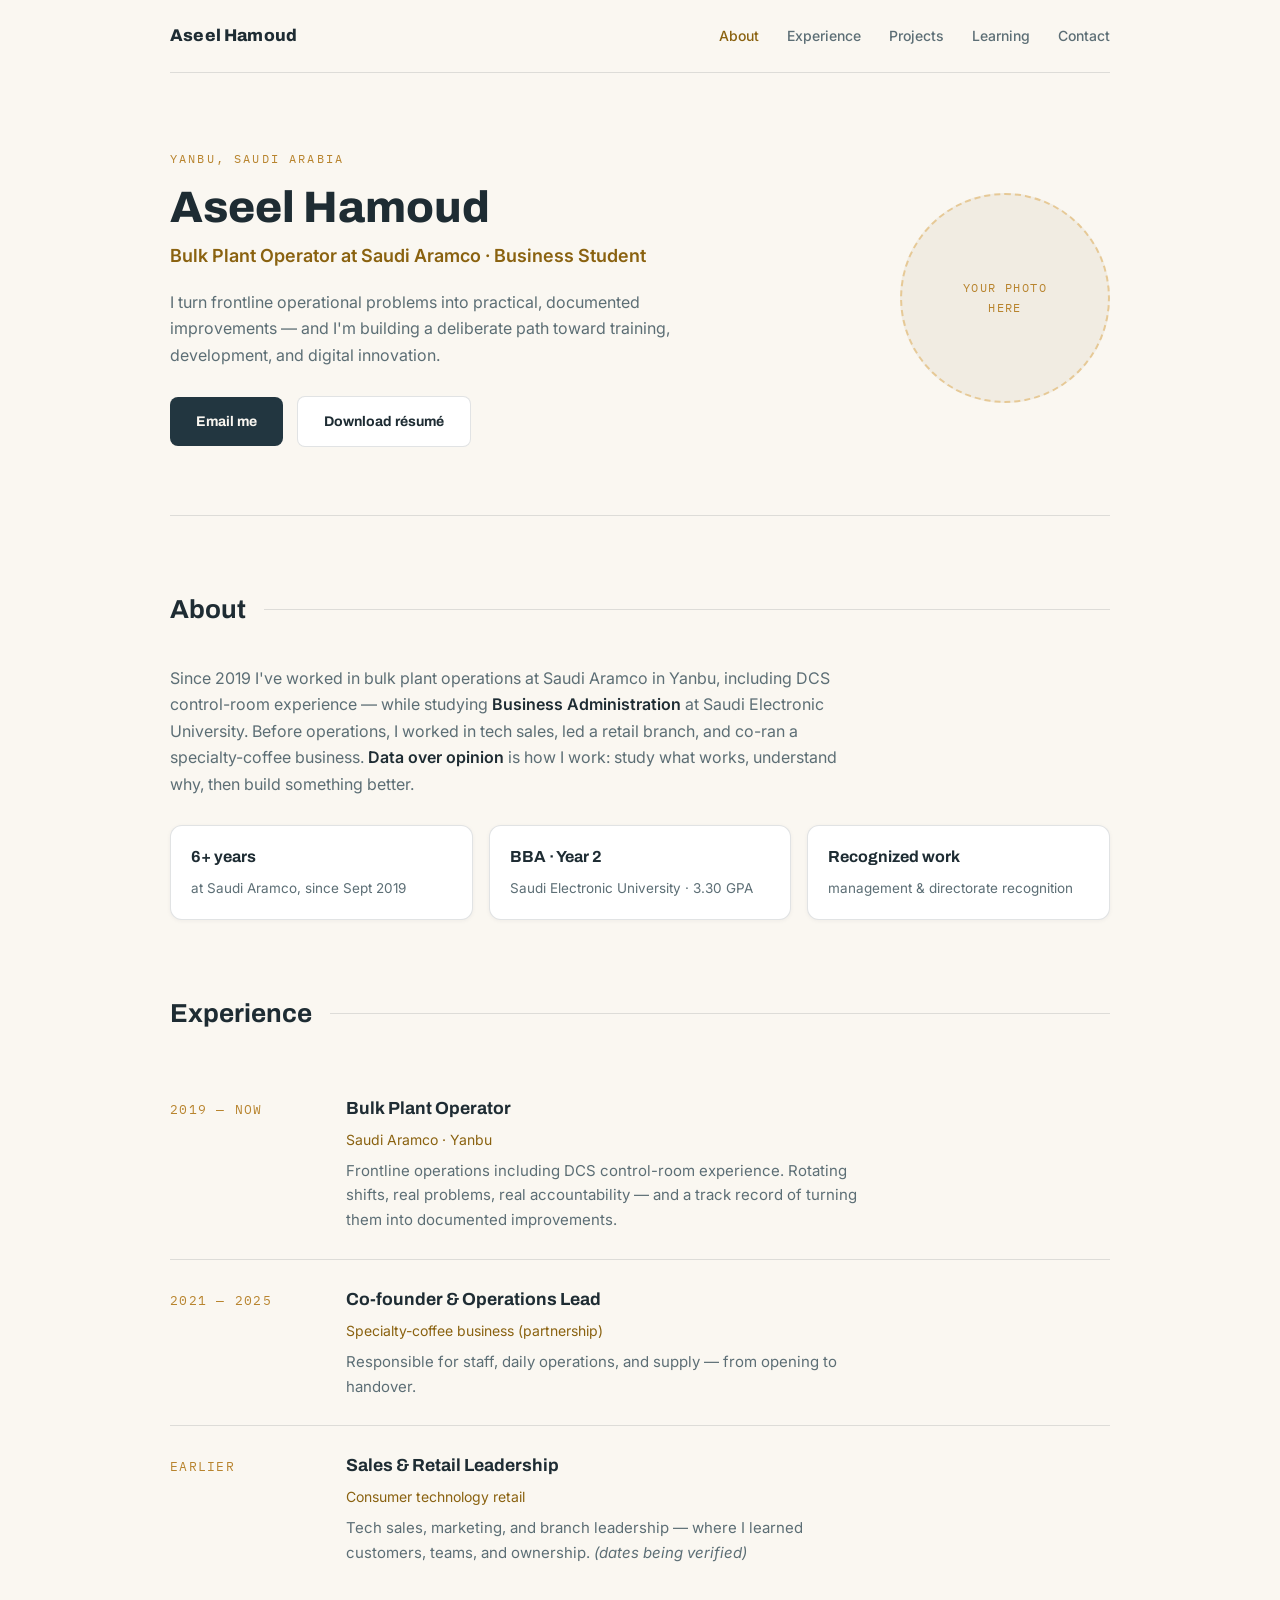
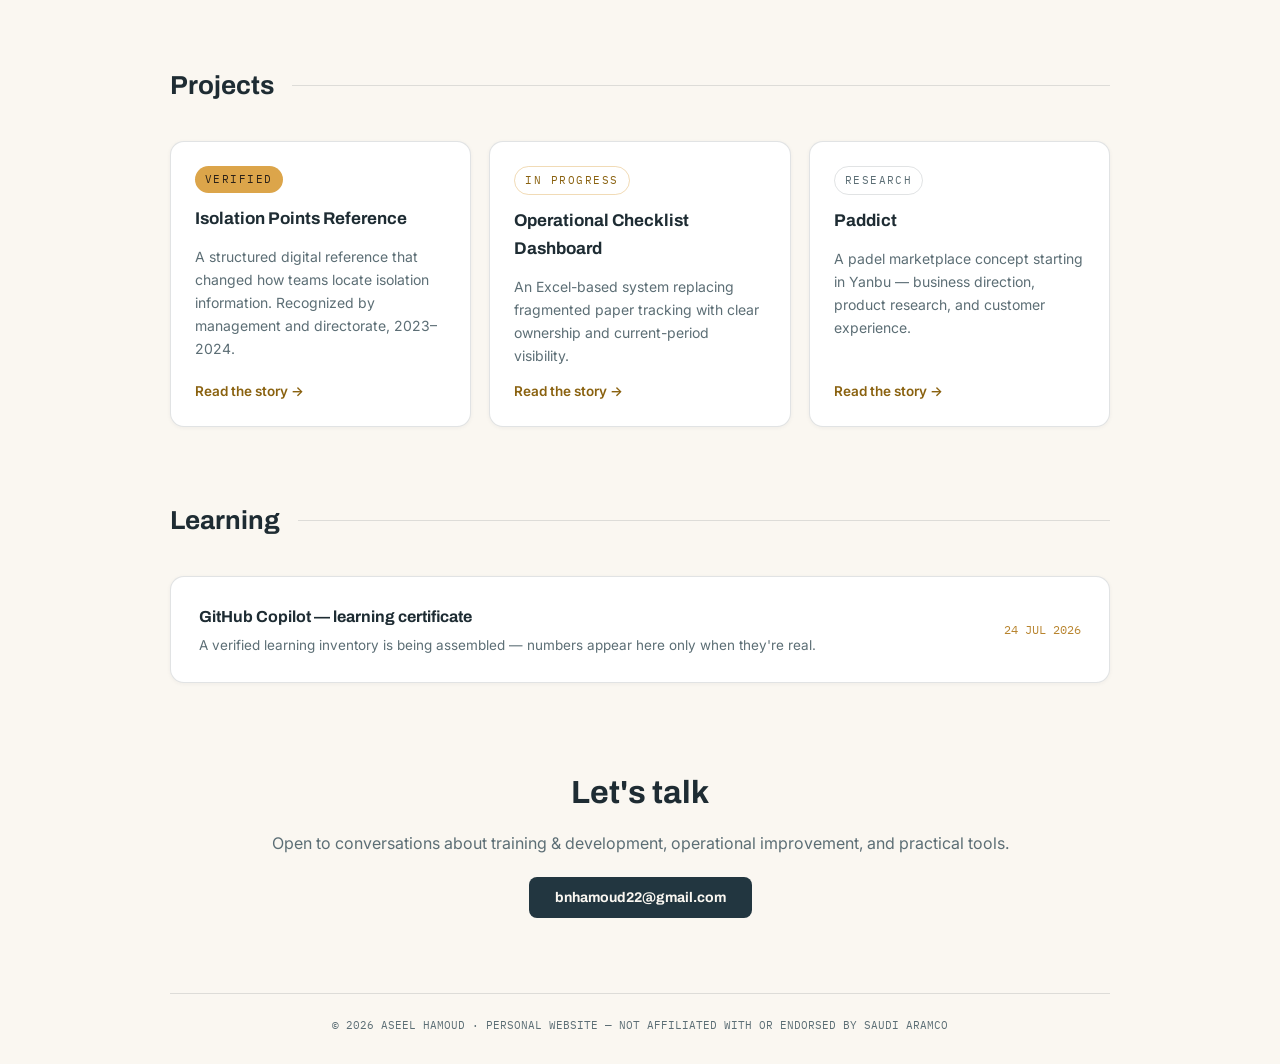
<file: docs/design/approved-mockup-light.html>
<!doctype html>
<html lang="en">
<head>
<meta charset="utf-8">
<meta name="viewport" content="width=device-width, initial-scale=1">
<title>Direction E — Clear Profile (Light)</title>
<link href="https://fonts.googleapis.com/css2?family=Archivo:wght@500;600;700;800&family=Inter:wght@400;500;600&family=IBM+Plex+Mono:wght@500&display=swap" rel="stylesheet">
<style>
  :root {
    --ink: #faf7f1; --panel: #ffffff; --panel-2: #f1ece2;
    --paper: #1e2c33; --muted: #5c6e75; --brass: #b8842e; --brass-hi: #8a6210;
    --line: rgba(30,44,51,.13);
  }
  * { margin: 0; padding: 0; box-sizing: border-box; }
  body { background: var(--ink); color: var(--paper); font-family: "Inter", sans-serif; font-size: 16px; line-height: 1.65; }
  .wrap { max-width: 1020px; margin: 0 auto; padding: 0 40px; }
  h2 { font-family: "Archivo", sans-serif; font-weight: 700; font-size: 26px; }
  .sec { padding: 72px 0 0; }
  .sec-head { display: flex; align-items: center; gap: 18px; margin-bottom: 34px; }
  .sec-head::after { content: ""; flex: 1; height: 1px; background: var(--line); }

  /* nav */
  nav { display: flex; justify-content: space-between; align-items: center; padding: 22px 0; border-bottom: 1px solid var(--line); }
  .brand { font-family: "Archivo"; font-weight: 800; font-size: 17px; letter-spacing: .01em; }
  .links { display: flex; gap: 28px; font-size: 14px; font-weight: 500; color: var(--muted); }
  .links .active { color: var(--brass-hi); }

  /* hero */
  .hero { display: flex; justify-content: space-between; align-items: center; gap: 50px; padding: 76px 0 68px; border-bottom: 1px solid var(--line); }
  .kicker { font-family: "IBM Plex Mono", monospace; font-size: 12px; letter-spacing: .18em; text-transform: uppercase; color: var(--brass); margin-bottom: 14px; }
  h1 { font-family: "Archivo"; font-weight: 800; font-size: 44px; line-height: 1.1; margin-bottom: 10px; }
  .role { font-size: 18px; font-weight: 600; color: var(--brass-hi); margin-bottom: 18px; }
  .bio { color: var(--muted); max-width: 52ch; margin-bottom: 28px; }
  .btns { display: flex; gap: 14px; align-items: center; }
  .btn { font-family: "Archivo"; font-weight: 700; font-size: 14px; padding: 13px 26px; border-radius: 8px; text-decoration: none; }
  .btn.solid { background: #223640; color: #faf7f1; }
  .btn.ghost { border: 1.5px solid var(--line); color: var(--paper); background: #fff; }
  .avatar {
    width: 210px; height: 210px; border-radius: 50%; flex: none;
    background: var(--panel-2); border: 2px dashed rgba(220,165,74,.5);
    display: grid; place-items: center; text-align: center;
    font-family: "IBM Plex Mono", monospace; font-size: 12px; letter-spacing: .12em; color: var(--brass);
  }

  /* about facts */
  .facts { display: grid; grid-template-columns: repeat(3, 1fr); gap: 16px; margin-top: 28px; }
  .fact { background: var(--panel); border: 1px solid var(--line); border-radius: 12px; padding: 18px 20px; box-shadow: 0 1px 4px rgba(30,44,51,.05); }
  .fact b { font-family: "Archivo"; font-weight: 700; display: block; margin-bottom: 4px; }
  .fact span { font-size: 13.5px; color: var(--muted); }
  .about-p { color: var(--muted); max-width: 68ch; }
  .about-p strong { color: var(--paper); font-weight: 600; }

  /* experience */
  .xp { display: grid; grid-template-columns: 150px 1fr; gap: 26px; padding: 26px 0; border-bottom: 1px solid var(--line); }
  .xp:last-child { border-bottom: none; }
  .xp time { font-family: "IBM Plex Mono", monospace; font-size: 12.5px; letter-spacing: .1em; color: var(--brass); padding-top: 4px; }
  .xp h3 { font-family: "Archivo"; font-weight: 700; font-size: 17.5px; margin-bottom: 4px; }
  .xp .org { font-size: 14px; color: var(--brass-hi); margin-bottom: 8px; }
  .xp p { color: var(--muted); font-size: 15px; max-width: 60ch; }

  /* projects */
  .cards { display: grid; grid-template-columns: repeat(3, 1fr); gap: 18px; }
  .card { background: var(--panel); border: 1px solid var(--line); border-radius: 14px; padding: 24px; display: flex; flex-direction: column; gap: 12px; box-shadow: 0 1px 4px rgba(30,44,51,.05); }
  .badge { font-family: "IBM Plex Mono", monospace; font-size: 10.5px; letter-spacing: .14em; text-transform: uppercase; padding: 5px 10px; border-radius: 999px; width: fit-content; }
  .badge.v { color: #2b2118; background: #dca54a; }
  .badge.p { color: var(--brass-hi); border: 1px solid rgba(220,165,74,.4); }
  .badge.r { color: var(--muted); border: 1px solid var(--line); }
  .card h3 { font-family: "Archivo"; font-weight: 700; font-size: 17px; }
  .card p { color: var(--muted); font-size: 14px; flex: 1; }
  .more { font-size: 13.5px; font-weight: 600; color: var(--brass-hi); }

  /* learning */
  .learn { background: var(--panel); border: 1px solid var(--line); border-radius: 14px; padding: 26px 28px; display: flex; justify-content: space-between; align-items: center; gap: 20px; box-shadow: 0 1px 4px rgba(30,44,51,.05); }
  .learn b { font-family: "Archivo"; font-weight: 700; }
  .learn small { display: block; color: var(--muted); margin-top: 4px; font-size: 13.5px; }
  .learn time { font-family: "IBM Plex Mono", monospace; font-size: 12px; color: var(--brass); }

  /* contact */
  .contact { text-align: center; padding: 84px 0; }
  .contact h2 { font-size: 32px; margin-bottom: 10px; }
  .contact p { color: var(--muted); margin-bottom: 26px; }
  footer { border-top: 1px solid var(--line); padding: 22px 0 30px; text-align: center; }
  footer p { font-family: "IBM Plex Mono", monospace; font-size: 11px; color: var(--muted); }
</style>
</head>
<body>
<div class="wrap">

  <nav>
    <div class="brand">Aseel Hamoud</div>
    <div class="links">
      <span class="active">About</span><span>Experience</span><span>Projects</span><span>Learning</span><span>Contact</span>
    </div>
  </nav>

  <header class="hero">
    <div>
      <p class="kicker">Yanbu, Saudi Arabia</p>
      <h1>Aseel Hamoud</h1>
      <p class="role">Bulk Plant Operator at Saudi Aramco · Business Student</p>
      <p class="bio">I turn frontline operational problems into practical, documented
      improvements — and I'm building a deliberate path toward training,
      development, and digital innovation.</p>
      <div class="btns">
        <a class="btn solid" href="#">Email me</a>
        <a class="btn ghost" href="#">Download résumé</a>
      </div>
    </div>
    <div class="avatar">YOUR PHOTO<br>HERE</div>
  </header>

  <section class="sec">
    <div class="sec-head"><h2>About</h2></div>
    <p class="about-p">Since 2019 I've worked in bulk plant operations at Saudi Aramco in
    Yanbu, including DCS control-room experience — while studying
    <strong>Business Administration</strong> at Saudi Electronic University.
    Before operations, I worked in tech sales, led a retail branch, and
    co-ran a specialty-coffee business. <strong>Data over opinion</strong> is how I work:
    study what works, understand why, then build something better.</p>
    <div class="facts">
      <div class="fact"><b>6+ years</b><span>at Saudi Aramco, since Sept 2019</span></div>
      <div class="fact"><b>BBA · Year 2</b><span>Saudi Electronic University · 3.30 GPA</span></div>
      <div class="fact"><b>Recognized work</b><span>management &amp; directorate recognition</span></div>
    </div>
  </section>

  <section class="sec">
    <div class="sec-head"><h2>Experience</h2></div>
    <div class="xp">
      <time>2019 — NOW</time>
      <div>
        <h3>Bulk Plant Operator</h3>
        <p class="org">Saudi Aramco · Yanbu</p>
        <p>Frontline operations including DCS control-room experience. Rotating
        shifts, real problems, real accountability — and a track record of
        turning them into documented improvements.</p>
      </div>
    </div>
    <div class="xp">
      <time>2021 — 2025</time>
      <div>
        <h3>Co-founder &amp; Operations Lead</h3>
        <p class="org">Specialty-coffee business (partnership)</p>
        <p>Responsible for staff, daily operations, and supply — from opening
        to handover.</p>
      </div>
    </div>
    <div class="xp">
      <time>EARLIER</time>
      <div>
        <h3>Sales &amp; Retail Leadership</h3>
        <p class="org">Consumer technology retail</p>
        <p>Tech sales, marketing, and branch leadership — where I learned
        customers, teams, and ownership. <em>(dates being verified)</em></p>
      </div>
    </div>
  </section>

  <section class="sec">
    <div class="sec-head"><h2>Projects</h2></div>
    <div class="cards">
      <div class="card">
        <span class="badge v">Verified</span>
        <h3>Isolation Points Reference</h3>
        <p>A structured digital reference that changed how teams locate isolation
        information. Recognized by management and directorate, 2023–2024.</p>
        <span class="more">Read the story →</span>
      </div>
      <div class="card">
        <span class="badge p">In progress</span>
        <h3>Operational Checklist Dashboard</h3>
        <p>An Excel-based system replacing fragmented paper tracking with clear
        ownership and current-period visibility.</p>
        <span class="more">Read the story →</span>
      </div>
      <div class="card">
        <span class="badge r">Research</span>
        <h3>Paddict</h3>
        <p>A padel marketplace concept starting in Yanbu — business direction,
        product research, and customer experience.</p>
        <span class="more">Read the story →</span>
      </div>
    </div>
  </section>

  <section class="sec">
    <div class="sec-head"><h2>Learning</h2></div>
    <div class="learn">
      <div>
        <b>GitHub Copilot — learning certificate</b>
        <small>A verified learning inventory is being assembled — numbers appear
        here only when they're real.</small>
      </div>
      <time>24 JUL 2026</time>
    </div>
  </section>

  <section class="contact">
    <h2>Let's talk</h2>
    <p>Open to conversations about training &amp; development, operational
    improvement, and practical tools.</p>
    <a class="btn solid" href="#">bnhamoud22@gmail.com</a>
  </section>

  <footer>
    <p>© 2026 ASEEL HAMOUD · PERSONAL WEBSITE — NOT AFFILIATED WITH OR ENDORSED BY SAUDI ARAMCO</p>
  </footer>

</div>
</body>
</html>
</file>
<file: assets/fonts/fonts.css>
@font-face {
  font-family: 'Archivo';
  font-style: normal;
  font-weight: 600;
  font-stretch: 100%;
  font-display: swap;
  src: url(archivo-1.woff2) format('woff2');
  unicode-range: U+0000-00FF, U+0131, U+0152-0153, U+02BB-02BC, U+02C6, U+02DA, U+02DC, U+0304, U+0308, U+0329, U+2000-206F, U+20AC, U+2122, U+2191, U+2193, U+2212, U+2215, U+FEFF, U+FFFD;
}
/* vietnamese */
@font-face {
  font-family: 'Archivo';
  font-style: normal;
  font-weight: 700;
  font-stretch: 100%;
  font-display: swap;
  src: url(archivo-1.woff2) format('woff2');
  unicode-range: U+0000-00FF, U+0131, U+0152-0153, U+02BB-02BC, U+02C6, U+02DA, U+02DC, U+0304, U+0308, U+0329, U+2000-206F, U+20AC, U+2122, U+2191, U+2193, U+2212, U+2215, U+FEFF, U+FFFD;
}
/* vietnamese */
@font-face {
  font-family: 'Archivo';
  font-style: normal;
  font-weight: 800;
  font-stretch: 100%;
  font-display: swap;
  src: url(archivo-1.woff2) format('woff2');
  unicode-range: U+0000-00FF, U+0131, U+0152-0153, U+02BB-02BC, U+02C6, U+02DA, U+02DC, U+0304, U+0308, U+0329, U+2000-206F, U+20AC, U+2122, U+2191, U+2193, U+2212, U+2215, U+FEFF, U+FFFD;
}
/* cyrillic-ext */
@font-face {
  font-family: 'IBM Plex Mono';
  font-style: normal;
  font-weight: 400;
  font-display: swap;
  src: url(ibmplexmono-4.woff2) format('woff2');
  unicode-range: U+0000-00FF, U+0131, U+0152-0153, U+02BB-02BC, U+02C6, U+02DA, U+02DC, U+0304, U+0308, U+0329, U+2000-206F, U+20AC, U+2122, U+2191, U+2193, U+2212, U+2215, U+FEFF, U+FFFD;
}
/* cyrillic-ext */
@font-face {
  font-family: 'IBM Plex Mono';
  font-style: normal;
  font-weight: 500;
  font-display: swap;
  src: url(ibmplexmono-5.woff2) format('woff2');
  unicode-range: U+0000-00FF, U+0131, U+0152-0153, U+02BB-02BC, U+02C6, U+02DA, U+02DC, U+0304, U+0308, U+0329, U+2000-206F, U+20AC, U+2122, U+2191, U+2193, U+2212, U+2215, U+FEFF, U+FFFD;
}
/* cyrillic-ext */
@font-face {
  font-family: 'Inter';
  font-style: normal;
  font-weight: 400;
  font-display: swap;
  src: url(inter-6.woff2) format('woff2');
  unicode-range: U+0000-00FF, U+0131, U+0152-0153, U+02BB-02BC, U+02C6, U+02DA, U+02DC, U+0304, U+0308, U+0329, U+2000-206F, U+20AC, U+2122, U+2191, U+2193, U+2212, U+2215, U+FEFF, U+FFFD;
}
/* cyrillic-ext */
@font-face {
  font-family: 'Inter';
  font-style: normal;
  font-weight: 500;
  font-display: swap;
  src: url(inter-6.woff2) format('woff2');
  unicode-range: U+0000-00FF, U+0131, U+0152-0153, U+02BB-02BC, U+02C6, U+02DA, U+02DC, U+0304, U+0308, U+0329, U+2000-206F, U+20AC, U+2122, U+2191, U+2193, U+2212, U+2215, U+FEFF, U+FFFD;
}
/* cyrillic-ext */
@font-face {
  font-family: 'Inter';
  font-style: normal;
  font-weight: 600;
  font-display: swap;
  src: url(inter-6.woff2) format('woff2');
  unicode-range: U+0000-00FF, U+0131, U+0152-0153, U+02BB-02BC, U+02C6, U+02DA, U+02DC, U+0304, U+0308, U+0329, U+2000-206F, U+20AC, U+2122, U+2191, U+2193, U+2212, U+2215, U+FEFF, U+FFFD;
}
</file>
<file: assets/fonts/fonts-ar.css>
@font-face {
  font-family: 'IBM Plex Sans Arabic';
  font-style: normal;
  font-weight: 400;
  font-display: swap;
  src: url(plexarabic-400.woff2) format('woff2');
  unicode-range: U+0600-06FF, U+0750-077F, U+0870-088E, U+0890-0891, U+0897-08E1, U+08E3-08FF, U+200C-200E, U+2010-2011, U+204F, U+2E41, U+FB50-FDFF, U+FE70-FE74, U+FE76-FEFC, U+102E0-102FB, U+10E60-10E7E, U+10EC2-10EC4, U+10EFC-10EFF, U+1EE00-1EE03, U+1EE05-1EE1F, U+1EE21-1EE22, U+1EE24, U+1EE27, U+1EE29-1EE32, U+1EE34-1EE37, U+1EE39, U+1EE3B, U+1EE42, U+1EE47, U+1EE49, U+1EE4B, U+1EE4D-1EE4F, U+1EE51-1EE52, U+1EE54, U+1EE57, U+1EE59, U+1EE5B, U+1EE5D, U+1EE5F, U+1EE61-1EE62, U+1EE64, U+1EE67-1EE6A, U+1EE6C-1EE72, U+1EE74-1EE77, U+1EE79-1EE7C, U+1EE7E, U+1EE80-1EE89, U+1EE8B-1EE9B, U+1EEA1-1EEA3, U+1EEA5-1EEA9, U+1EEAB-1EEBB, U+1EEF0-1EEF1;
}
/* cyrillic-ext */

@font-face {
  font-family: 'IBM Plex Sans Arabic';
  font-style: normal;
  font-weight: 500;
  font-display: swap;
  src: url(plexarabic-500.woff2) format('woff2');
  unicode-range: U+0600-06FF, U+0750-077F, U+0870-088E, U+0890-0891, U+0897-08E1, U+08E3-08FF, U+200C-200E, U+2010-2011, U+204F, U+2E41, U+FB50-FDFF, U+FE70-FE74, U+FE76-FEFC, U+102E0-102FB, U+10E60-10E7E, U+10EC2-10EC4, U+10EFC-10EFF, U+1EE00-1EE03, U+1EE05-1EE1F, U+1EE21-1EE22, U+1EE24, U+1EE27, U+1EE29-1EE32, U+1EE34-1EE37, U+1EE39, U+1EE3B, U+1EE42, U+1EE47, U+1EE49, U+1EE4B, U+1EE4D-1EE4F, U+1EE51-1EE52, U+1EE54, U+1EE57, U+1EE59, U+1EE5B, U+1EE5D, U+1EE5F, U+1EE61-1EE62, U+1EE64, U+1EE67-1EE6A, U+1EE6C-1EE72, U+1EE74-1EE77, U+1EE79-1EE7C, U+1EE7E, U+1EE80-1EE89, U+1EE8B-1EE9B, U+1EEA1-1EEA3, U+1EEA5-1EEA9, U+1EEAB-1EEBB, U+1EEF0-1EEF1;
}
/* cyrillic-ext */

@font-face {
  font-family: 'IBM Plex Sans Arabic';
  font-style: normal;
  font-weight: 600;
  font-display: swap;
  src: url(plexarabic-600.woff2) format('woff2');
  unicode-range: U+0600-06FF, U+0750-077F, U+0870-088E, U+0890-0891, U+0897-08E1, U+08E3-08FF, U+200C-200E, U+2010-2011, U+204F, U+2E41, U+FB50-FDFF, U+FE70-FE74, U+FE76-FEFC, U+102E0-102FB, U+10E60-10E7E, U+10EC2-10EC4, U+10EFC-10EFF, U+1EE00-1EE03, U+1EE05-1EE1F, U+1EE21-1EE22, U+1EE24, U+1EE27, U+1EE29-1EE32, U+1EE34-1EE37, U+1EE39, U+1EE3B, U+1EE42, U+1EE47, U+1EE49, U+1EE4B, U+1EE4D-1EE4F, U+1EE51-1EE52, U+1EE54, U+1EE57, U+1EE59, U+1EE5B, U+1EE5D, U+1EE5F, U+1EE61-1EE62, U+1EE64, U+1EE67-1EE6A, U+1EE6C-1EE72, U+1EE74-1EE77, U+1EE79-1EE7C, U+1EE7E, U+1EE80-1EE89, U+1EE8B-1EE9B, U+1EEA1-1EEA3, U+1EEA5-1EEA9, U+1EEAB-1EEBB, U+1EEF0-1EEF1;
}
/* cyrillic-ext */

@font-face {
  font-family: 'IBM Plex Sans Arabic';
  font-style: normal;
  font-weight: 700;
  font-display: swap;
  src: url(plexarabic-700.woff2) format('woff2');
  unicode-range: U+0600-06FF, U+0750-077F, U+0870-088E, U+0890-0891, U+0897-08E1, U+08E3-08FF, U+200C-200E, U+2010-2011, U+204F, U+2E41, U+FB50-FDFF, U+FE70-FE74, U+FE76-FEFC, U+102E0-102FB, U+10E60-10E7E, U+10EC2-10EC4, U+10EFC-10EFF, U+1EE00-1EE03, U+1EE05-1EE1F, U+1EE21-1EE22, U+1EE24, U+1EE27, U+1EE29-1EE32, U+1EE34-1EE37, U+1EE39, U+1EE3B, U+1EE42, U+1EE47, U+1EE49, U+1EE4B, U+1EE4D-1EE4F, U+1EE51-1EE52, U+1EE54, U+1EE57, U+1EE59, U+1EE5B, U+1EE5D, U+1EE5F, U+1EE61-1EE62, U+1EE64, U+1EE67-1EE6A, U+1EE6C-1EE72, U+1EE74-1EE77, U+1EE79-1EE7C, U+1EE7E, U+1EE80-1EE89, U+1EE8B-1EE9B, U+1EEA1-1EEA3, U+1EEA5-1EEA9, U+1EEAB-1EEBB, U+1EEF0-1EEF1;
}
/* cyrillic-ext */
</file>
<file: styles.css>
/* ============================================================
   Aseel Hamoud — portfolio "Clear Profile, Light"
   Palette: warm off-white / petrol ink / brass accent (approved)
   ============================================================ */
:root {
  --bg: #faf7f1;
  --card: #ffffff;
  --ink: #1e2c33;
  --muted: #64717a;
  --brass: #b8842e;
  --brass-soft: rgba(184, 132, 46, .12);
  --line: rgba(30, 44, 51, .1);
  --shadow: 0 1px 2px rgba(30, 44, 51, .05), 0 8px 28px rgba(30, 44, 51, .06);

  --sans: "Inter", -apple-system, "Helvetica Neue", sans-serif;
  --disp: "Archivo", var(--sans);
  --mono: "IBM Plex Mono", ui-monospace, monospace;

  --r-lg: 16px;
  --r-md: 12px;
  --r-sm: 8px;
  --ease: cubic-bezier(.2, .7, .2, 1);
}

* { margin: 0; padding: 0; box-sizing: border-box; }

html { scroll-behavior: smooth; }

body {
  background: var(--bg);
  color: var(--ink);
  font-family: var(--sans);
  font-size: 17px;
  line-height: 1.7;
  -webkit-font-smoothing: antialiased;
}

::selection { background: var(--brass); color: #fff; }

a:focus-visible, button:focus-visible {
  outline: 2px solid var(--brass);
  outline-offset: 3px;
  border-radius: 4px;
}

.skip-link {
  position: absolute; top: -50px; inset-inline-start: 24px; z-index: 30;
  background: var(--ink); color: #fff; padding: 9px 18px;
  font-size: 14px; border-radius: 0 0 8px 8px; transition: top .2s;
}
.skip-link:focus { top: 0; }

/* reading progress — 2px, quiet */
.progress {
  position: fixed; top: 0; inset-inline-start: 0; z-index: 40;
  height: 2px; width: 0;
  background: var(--brass);
}

/* ---------- top nav ---------- */
.top {
  position: sticky; top: 0; z-index: 20;
  display: flex; justify-content: space-between; align-items: center; gap: 16px;
  padding: 15px clamp(20px, 4vw, 44px);
  background: rgba(250, 247, 241, .88);
  -webkit-backdrop-filter: blur(10px); backdrop-filter: blur(10px);
  border-bottom: 1px solid transparent;
  transition: border-color .25s, box-shadow .25s;
}
.top.is-stuck { border-bottom-color: var(--line); box-shadow: 0 2px 14px rgba(30,44,51,.05); }
.brand { font-family: var(--disp); font-weight: 800; font-size: 16.5px; color: var(--ink); text-decoration: none; }
.top-links { display: flex; align-items: center; gap: clamp(10px, 2.2vw, 26px); }
.top-links a {
  font-size: 14px; font-weight: 500; color: var(--muted);
  text-decoration: none; transition: color .2s;
}
.top-links a:hover { color: var(--brass); }
.top-links a.is-current { color: var(--brass); font-weight: 600; }
.top-links .top-cta {
  color: #fff; background: var(--ink);
  padding: 8px 18px; border-radius: 999px;
}
.top-links .top-cta:hover { background: var(--brass); color: #fff; }

/* ---------- layout ---------- */
main { max-width: 1060px; margin: 0 auto; padding: 26px clamp(16px, 3vw, 28px) 40px; }

.panel {
  background: var(--card);
  border: 1px solid var(--line);
  border-radius: var(--r-lg);
  box-shadow: var(--shadow);
  padding: clamp(32px, 5vw, 56px);
  margin-bottom: 24px;
}

h2 {
  font-family: var(--disp); font-weight: 700; font-size: clamp(23px, 2.6vw, 28px);
  letter-spacing: -.01em;
  margin-bottom: 12px;
}
.section-sub { color: var(--muted); font-size: 15px; margin-bottom: 30px; max-width: 62ch; }
.sub-head {
  font-family: var(--mono); font-size: 12px; font-weight: 500; letter-spacing: .18em;
  text-transform: uppercase; color: var(--muted); margin: 36px 0 16px;
}
.sub-head:first-of-type { margin-top: 24px; }

/* ---------- hero ---------- */
.hero {
  display: flex; justify-content: space-between; align-items: center;
  gap: clamp(28px, 5vw, 60px);
}
h1 { font-family: var(--disp); font-weight: 800; font-size: clamp(36px, 5vw, 52px); line-height: 1.06; letter-spacing: -.015em; margin-bottom: 12px; }
.headline { font-weight: 600; font-size: clamp(16px, 1.8vw, 18.5px); margin-bottom: 8px; }
.tagline {
  font-family: var(--mono); font-size: 13px; letter-spacing: .06em;
  color: var(--brass); margin-bottom: 18px;
}
.intro { color: var(--muted); max-width: 58ch; margin-bottom: 22px; }

/* ---------- availability badge ---------- */
.availability { margin-bottom: 26px; }
.status {
  display: inline-flex; align-items: center; gap: 9px;
  font-size: 14px; font-weight: 600; color: var(--ink);
  background: rgba(45, 138, 92, .08);
  border: 1px solid rgba(45, 138, 92, .28);
  border-radius: 999px; padding-block: 7px;
  padding-inline: 13px 15px;
}
.status .dot {
  width: 8px; height: 8px; border-radius: 50%;
  background: #2d8a5c; flex: none; position: relative;
}
.status-kinds {
  display: block; margin-top: 8px;
  font-size: 12.5px; color: var(--muted);
}
@media (prefers-reduced-motion: no-preference) {
  .status .dot::after {
    content: ""; position: absolute; inset: 0; border-radius: 50%;
    background: #2d8a5c; animation: statusPulse 2.6s ease-out infinite;
  }
  @keyframes statusPulse {
    0%   { transform: scale(1); opacity: .55; }
    70%  { transform: scale(2.6); opacity: 0; }
    100% { transform: scale(2.6); opacity: 0; }
  }
}
.btns { display: flex; gap: 12px; flex-wrap: wrap; }
.btn {
  font-family: var(--disp); font-weight: 700; font-size: 14px;
  padding: 13px 26px; border-radius: var(--r-sm); text-decoration: none;
  transition: transform .18s var(--ease), box-shadow .18s var(--ease), background .2s;
}
.btn.solid { background: var(--brass); color: #fff; }
.btn.solid:hover { background: #a3742a; transform: translateY(-1px); }
.btn:active { transform: translateY(0) scale(.99); }
.btn.ghost { border: 1.5px solid var(--line); color: var(--ink); }
.btn.ghost:hover { border-color: var(--brass); color: var(--brass); }

.portrait {
  width: clamp(150px, 18vw, 210px); height: clamp(150px, 18vw, 210px);
  border-radius: 50%; flex: none;
  background: var(--brass-soft) center/cover no-repeat;
  border: 2px dashed rgba(184, 132, 46, .55);
  display: grid; place-items: center; text-align: center;
  font-family: var(--mono); font-size: 11px; letter-spacing: .12em; color: var(--brass);
}
.portrait.has-photo { border-style: solid; }

/* ---------- statistics ---------- */
.stats {
  display: grid; grid-template-columns: repeat(3, 1fr); gap: 16px;
  margin-bottom: 24px;
}
.stat {
  background: var(--card); border: 1px solid var(--line); border-radius: var(--r-md);
  box-shadow: var(--shadow); padding: 22px 24px 20px;
  transition: transform .2s var(--ease), box-shadow .2s var(--ease);
}
.stat:hover { transform: translateY(-3px); box-shadow: 0 4px 8px rgba(30,44,51,.06), 0 14px 34px rgba(30,44,51,.09); }
.stat .num {
  font-family: var(--disp); font-weight: 800; font-size: clamp(30px, 3.5vw, 40px);
  color: var(--brass); line-height: 1.05;
  /* Equal-width digits — without this the figure twitches as it counts up. */
  font-variant-numeric: tabular-nums;
}
.stat .lbl { font-weight: 600; font-size: 15px; line-height: 1.35; margin-top: 8px; }
.stat .note { font-size: 13px; color: var(--muted); line-height: 1.45; margin-top: 5px; }

/* ---------- projects ---------- */
.project-list { display: grid; gap: 16px; }
.project {
  border: 1px solid var(--line); border-radius: var(--r-md); padding: 28px 32px;
  transition: border-color .2s var(--ease), transform .2s var(--ease), box-shadow .2s var(--ease);
}
.project:hover { border-color: rgba(184,132,46,.4); transform: translateY(-2px); box-shadow: var(--shadow); }
.project.lead {
  background: #fdf9f1;
  border-color: rgba(184,132,46,.35);
  padding: clamp(28px, 4vw, 44px);
}
.project-head { margin-bottom: 18px; }
.project h3 { font-family: var(--disp); font-weight: 700; font-size: 19px; margin-bottom: 10px; }
.project.lead h3 { font-size: clamp(20px, 2.4vw, 25px); }
.project.lead .case-row dd { font-size: 16px; }

.tags { display: flex; gap: 8px; flex-wrap: wrap; }
.tag {
  font-family: var(--mono); font-size: 10.5px; font-weight: 500;
  letter-spacing: .12em; text-transform: uppercase;
  color: var(--brass); background: var(--brass-soft);
  padding: 5px 11px; border-radius: 999px;
}

.case { display: grid; gap: 10px; }
.case.brief { gap: 16px; }
.case.brief dd { max-width: 76ch; }
.case-row { display: grid; grid-template-columns: 128px 1fr; gap: 16px; }
.case-row dt {
  font-family: var(--mono); font-size: 11px; font-weight: 500; letter-spacing: .14em;
  text-transform: uppercase; color: var(--brass); padding-top: 3px;
}
.case-row dd { color: var(--muted); font-size: 15px; }
.tools { display: flex; gap: 8px; flex-wrap: wrap; }
.chip {
  font-size: 12.5px; font-weight: 500; color: var(--ink);
  background: var(--bg); border: 1px solid var(--line);
  padding: 5px 12px; border-radius: 999px;
}

/* Project images — hover lifts and enlarges slightly; click opens full size. */
.shots {
  display: grid; grid-template-columns: repeat(2, 1fr); gap: 16px;
  margin-top: 26px;
}
.shot { margin: 0; }
.shot a {
  display: block; overflow: hidden;
  border: 1px solid var(--line); border-radius: var(--r-md);
  background: var(--card);
}
.shot img {
  display: block; width: 100%; height: auto;
  transition: transform .35s var(--ease);
}
.shot a:hover img { transform: scale(1.06); }
.shot a:hover { border-color: rgba(184,132,46,.45); }
.shot figcaption {
  font-size: 12.5px; color: var(--muted); line-height: 1.5;
  margin-top: 9px;
}
/* Lead shot — sits between the title and the case text. Capped well short
   of the card width: at full width the mockup dominated the card and pushed
   the case text out of the first screen. The cap is inert on a phone, where
   the shot is already narrower than this. */
.shots-lead { grid-template-columns: 1fr; max-width: 600px; margin-top: 4px; margin-bottom: 28px; }
/* From tablet up the lead shot is already large and readable, so its
   enlarge link is inert — it reads as a plain image. Below that the shot
   is only ~220px wide, so the tap-to-enlarge stays live: without it a
   phone visitor has no way to read the screenshot. */
@media (min-width: 721px) {
  .shots-lead .shot a { pointer-events: none; }
  .shots-lead .shot a:hover { border-color: var(--line); }
  .shots-lead .shot a:hover img { transform: none; }
}
/* Credential shot — deliberately small, closes the card. Clicking it opens
   it in place rather than in a new tab; see initCredentialZoom in script.js. */
.shots-credential { grid-template-columns: 1fr; max-width: 300px; }
@media (min-width: 721px) {
  .shots-credential .shot a { cursor: zoom-in; }
  .shots-credential.is-zoomed { max-width: 620px; }
  .shots-credential.is-zoomed .shot a { cursor: zoom-out; }
  /* The hover nudge is an affordance for "this opens" — once open it just
     fights the reader. */
  .shots-credential.is-zoomed .shot a:hover img { transform: none; }
}
@media (prefers-reduced-motion: no-preference) {
  .shots-credential { transition: max-width .35s var(--ease); }
  .cred .shots-credential { transition: max-width .4s var(--ease); }
}

/* ---------- career journey ---------- */
.career { display: grid; gap: 16px; }
.job {
  border: 1px solid var(--line); border-radius: var(--r-md);
  padding: 26px 30px;
  transition: border-color .2s var(--ease), box-shadow .2s var(--ease);
}
.job:hover { border-color: rgba(184,132,46,.35); box-shadow: var(--shadow); }
.job-head { display: flex; align-items: center; gap: 20px; }
/* Wider box so wide wordmarks (Samsung, Aramco) carry the same optical
   weight as the taller marks; the height cap keeps tall marks in line. */
.logo-box {
  width: 132px; height: 58px; flex: none;
  display: grid; place-items: center;
}
.logo-box img {
  max-width: 132px; max-height: 52px;
  width: auto; height: auto; object-fit: contain;
}
.logo-fallback {
  font-family: var(--disp); font-weight: 800; font-size: 15px; color: var(--brass);
  background: var(--brass-soft); border-radius: var(--r-sm);
  padding: 8px 12px;
}
.job-title { min-width: 0; }
.job-title h3 { font-family: var(--disp); font-weight: 700; font-size: 19px; }
.job-title .role { font-size: 14.5px; color: var(--brass); font-weight: 500; margin-top: 2px; }
.job-title .period { font-family: var(--mono); font-size: 12px; color: var(--muted); margin-top: 3px; }

.job-points { list-style: none; margin-top: 16px; padding-inline-start: 152px; }
.job-points li { color: var(--muted); font-size: 15px; padding-inline-start: 18px; position: relative; }
.job-points li + li { margin-top: 5px; }
.job-points li::before { content: "—"; position: absolute; inset-inline-start: 0; color: var(--brass); }

/* internal stages — one connected journey inside a single employer */
.stages {
  list-style: none; margin-top: 22px; margin-inline-start: 152px;
  position: relative; padding-inline-start: 26px;
}
.stages::before {
  content: ""; position: absolute; inset-inline-start: 5px; top: 10px; bottom: 10px;
  width: 2px; background: var(--line); border-radius: 2px;
}
.stage { position: relative; padding-bottom: 22px; }
.stage:last-child { padding-bottom: 0; }
.stage::before {
  content: ""; position: absolute; inset-inline-start: -26px; top: 7px;
  width: 12px; height: 12px; border-radius: 50%;
  background: var(--card); border: 2.5px solid var(--brass);
}
.stage-title { display: flex; align-items: baseline; gap: 10px; flex-wrap: wrap; }
.stage h4 { font-family: var(--disp); font-weight: 700; font-size: 15.5px; }
.stage-sub {
  font-family: var(--mono); font-size: 11.5px; letter-spacing: .1em;
  text-transform: uppercase; color: var(--brass);
}
.stage p { color: var(--muted); font-size: 14.5px; margin-top: 5px; max-width: 62ch; }

.stage.key::before { width: 15px; height: 15px; inset-inline-start: -27.5px; background: var(--brass); }
.stage.key { background: #fdf9f1; border-radius: var(--r-sm); padding: 14px 18px 16px; margin-inline-start: -18px; margin-bottom: 22px; }
.stage.key::before { top: 21px; }
.stage.key h4 { font-size: 16.5px; }
.stage.key p { color: var(--ink); }

/* ---------- education ---------- */
.edu { display: flex; justify-content: space-between; align-items: center; gap: 18px; flex-wrap: wrap; }
/* Only applies once a second degree is added — no effect on a single entry. */
.edu + .edu { margin-top: 22px; padding-top: 22px; border-top: 1px solid var(--line); }
.edu h3 { font-family: var(--disp); font-weight: 700; font-size: 18px; }
.edu .school { color: var(--muted); margin-top: 3px; }
.edu .gpa {
  font-family: var(--disp); font-weight: 800; font-size: 30px; color: var(--brass);
  text-align: end;
}
.edu .gpa small { display: block; font-family: var(--mono); font-size: 11px; letter-spacing: .12em; color: var(--muted); font-weight: 400; margin-top: 2px; }

/* ---------- skills ---------- */
.skills-grid { display: grid; grid-template-columns: repeat(3, 1fr); gap: 22px; }
.skill-col h3 {
  font-family: var(--mono); font-size: 12px; font-weight: 500; letter-spacing: .16em;
  text-transform: uppercase; color: var(--brass); margin-bottom: 14px;
}
.skill-col ul { list-style: none; display: flex; flex-wrap: wrap; gap: 8px; }

/* ---------- recommendation ---------- */
.rec-card {
  border: 1px solid var(--line); border-inline-start: 3px solid var(--brass);
  border-radius: var(--r-md); padding: 26px 30px; background: #fdf9f1;
}
.rec-by { font-family: var(--disp); font-weight: 700; font-size: 16px; }
.rec-title { font-size: 14px; color: var(--brass); margin-top: 2px; }

/* ---------- external links ---------- */
.ext { margin-inline-start: 5px; vertical-align: -1px; opacity: .65; flex: none; }
.company-link {
  color: inherit; text-decoration: none;
  display: inline-flex; align-items: center;
  transition: color .2s;
}
.company-link:hover { color: var(--brass); }
.logo-box a { display: grid; place-items: center; width: 100%; height: 100%; transition: opacity .2s; }
.logo-box a:hover { opacity: .72; }

/* ---------- view all projects ---------- */
.view-all { display: inline-block; margin-top: 24px; }
.back-link {
  display: inline-block; margin-bottom: 18px;
  font-size: 14px; font-weight: 500; color: var(--muted); text-decoration: none;
  transition: color .2s;
}
.back-link:hover { color: var(--brass); }

/* ---------- licenses & certifications ----------
   A list, not a grid of tiles: cards would read as a collection, and a
   course completion and a formal certification should not be dressed
   alike. Only the presentation inside the section is styled here — the
   section's own heading, padding and rhythm come from .panel like every
   other section. */
.creds { list-style: none; }
.cred {
  display: grid; grid-template-columns: 1fr auto; gap: clamp(18px, 3vw, 32px);
  align-items: start;
  padding: 20px 0; border-top: 1px solid var(--line);
}
.cred:first-child { border-top: 0; padding-top: 4px; }
.cred:last-child { padding-bottom: 0; }
.cred-main { min-width: 0; }
.cred-type {
  display: block; font-family: var(--mono); font-size: 10.5px; font-weight: 500;
  letter-spacing: .14em; text-transform: uppercase; color: var(--brass);
  margin-bottom: 6px;
}
.cred h4 { font-family: var(--disp); font-weight: 700; font-size: 16.5px; }
.cred-issuer { font-size: 14.5px; color: var(--muted); margin-top: 5px; }
.cred-date { font-family: var(--mono); font-size: 12px; color: var(--muted); margin-top: 3px; }
.cred-id { font-family: var(--mono); font-size: 12px; color: var(--muted); margin-top: 3px; }
/* The number itself is Latin; isolate it so Arabic around it cannot
   reorder its segments. */
.cred-id span { unicode-bidi: isolate; }

/* The thumbnail is evidence beside the credential, not the subject of the
   row — smaller here than the same component is inside a project card. */
.cred .shots-credential { max-width: 190px; margin: 0; }

@media (min-width: 721px) {
  /* The certificate grows where it already sits. Flipping the row to one
     column on open moved it under the text in a single frame — grid tracks
     cannot be interpolated, so that reflow could never be smoothed, and the
     growth that followed read as a second, separate jump. Widening the
     thumbnail alone lets the auto track follow it frame by frame. */
  .cred .shots-credential.is-zoomed { max-width: 480px; }
  /* The hover nudge would otherwise scale back to 1 at the same moment,
     competing with the growth. The cursor already signals the action. */
  .cred .shot a:hover img { transform: none; }
}

/* Below the viewer's own breakpoint the row stacks, and the thumbnail stays
   modest so it never takes over the section. */
@media (max-width: 720px) {
  .cred { grid-template-columns: 1fr; gap: 14px; }
  .cred .shots-credential { max-width: 240px; }
}

.rec-relation { font-family: var(--mono); font-size: 12px; color: var(--muted); margin-top: 3px; }
.rec-label {
  font-family: var(--mono); font-size: 11px; letter-spacing: .16em;
  text-transform: uppercase; color: var(--brass); margin: 12px 0 8px;
}
.rec-text { color: var(--muted); max-width: 72ch; }

/* ---------- placeholders ---------- */
/* ---------- contact ---------- */
.contact { text-align: center; }
.contact .section-sub { margin-inline: auto; }
.contact-links { display: flex; justify-content: center; gap: 12px; flex-wrap: wrap; }
.contact-links .btn.muted {
  border: 1.5px dashed var(--line); color: var(--muted); cursor: default;
}

/* ---------- footer ---------- */
.foot { text-align: center; padding: 8px 0 26px; }
.foot p { font-family: var(--mono); font-size: 11px; letter-spacing: .05em; color: var(--muted); max-width: 78ch; margin: 0 auto; line-height: 1.8; }

/* ---------- motion ---------- */
@media (prefers-reduced-motion: no-preference) {
  .reveal { opacity: 0; transform: translateY(22px); transition: opacity .7s ease, transform .7s cubic-bezier(.2,.7,.2,1); }
  .reveal.is-visible { opacity: 1; transform: none; }
  /* Deliberately quicker than .reveal: the card fades in while its figure is
     counting, so a slow fade would hide the start of the count-up. */
  .stat { opacity: 0; transform: translateY(16px); transition: opacity .3s ease, transform .3s ease, box-shadow .2s; }
  .stat.is-visible { opacity: 1; transform: none; }
}

/* ---------- responsive ---------- */
@media (max-width: 900px) {
  .skills-grid { grid-template-columns: 1fr 1fr; }
  .job-points { padding-inline-start: 0; }
  .stages { margin-inline-start: 0; }
}
/* The nav carries seven links; below ~666px they crowd the bar and push the
   Contact pill into the page padding. Hidden on their own breakpoint so the
   hero, stats and card layouts below keep theirs unchanged. */
@media (max-width: 680px) {
  .top-links a:not(.top-cta) { display: none; }
}

@media (max-width: 640px) {
  .hero { flex-direction: column-reverse; align-items: flex-start; }
  .stats, .skills-grid { grid-template-columns: 1fr; }
  .case-row { grid-template-columns: 1fr; gap: 3px; }
  .shots { grid-template-columns: 1fr; }
  .edu .gpa { text-align: start; }
  .job { padding: 22px 20px; }
  .job-head { gap: 14px; }
  .logo-box { width: 84px; height: 42px; }
  .logo-box img { max-width: 84px; max-height: 38px; }
  .stage.key { margin-inline-start: -12px; padding: 12px 14px 14px; }
}
/* very narrow screens (small foldables): stack the logo above the title */
@media (max-width: 430px) {
  .job-head { flex-wrap: wrap; gap: 10px; }
  .logo-box { width: 76px; height: 36px; }
  .logo-box img { max-width: 76px; max-height: 34px; }
}


/* ============================================================
   Arabic (RTL)
   ============================================================ */
:root[dir="rtl"] {
  --sans: "IBM Plex Sans Arabic", "Inter", -apple-system, sans-serif;
  --disp: "IBM Plex Sans Arabic", "Archivo", sans-serif;
}
:root[dir="rtl"] body { line-height: 1.85; }
:root[dir="rtl"] h1 { letter-spacing: 0; line-height: 1.25; }
:root[dir="rtl"] h2,
:root[dir="rtl"] h3,
:root[dir="rtl"] h4 { letter-spacing: 0; }

/* Wide tracking is borrowed from the mono face and breaks Arabic script. */
:root[dir="rtl"] .tagline,
:root[dir="rtl"] .sub-head,
:root[dir="rtl"] .case-row dt,
:root[dir="rtl"] .tag,
:root[dir="rtl"] .stage-sub,
:root[dir="rtl"] .skill-col h3,
:root[dir="rtl"] .rec-label,
:root[dir="rtl"] .rec-relation,
:root[dir="rtl"] .cred-type,
:root[dir="rtl"] .cred-date,
:root[dir="rtl"] .cred-id,
:root[dir="rtl"] .foot p,
:root[dir="rtl"] .status-kinds,
:root[dir="rtl"] .job-title .period {
  font-family: var(--sans);
  letter-spacing: 0;
  text-transform: none;
}

/* Latin fragments (tool names, figures) stay left-to-right inside Arabic. */
:root[dir="rtl"] .chip,
:root[dir="rtl"] .edu .gpa,
:root[dir="rtl"] .stat .num { direction: ltr; unicode-bidi: isolate; }
:root[dir="rtl"] .stat .num,
:root[dir="rtl"] .edu .gpa { text-align: start; }

/* The external-link glyph points the other way in RTL. */
:root[dir="rtl"] .ext { transform: scaleX(-1); }

/* ---------- language toggle ---------- */
.lang-toggle {
  font-family: var(--sans); font-size: 13px; font-weight: 600;
  color: var(--muted); background: none;
  border: 1.5px solid var(--line); border-radius: 999px;
  padding: 6px 14px; cursor: pointer;
  transition: border-color .2s, color .2s;
}
.lang-toggle:hover { border-color: var(--brass); color: var(--brass); }
</file>
